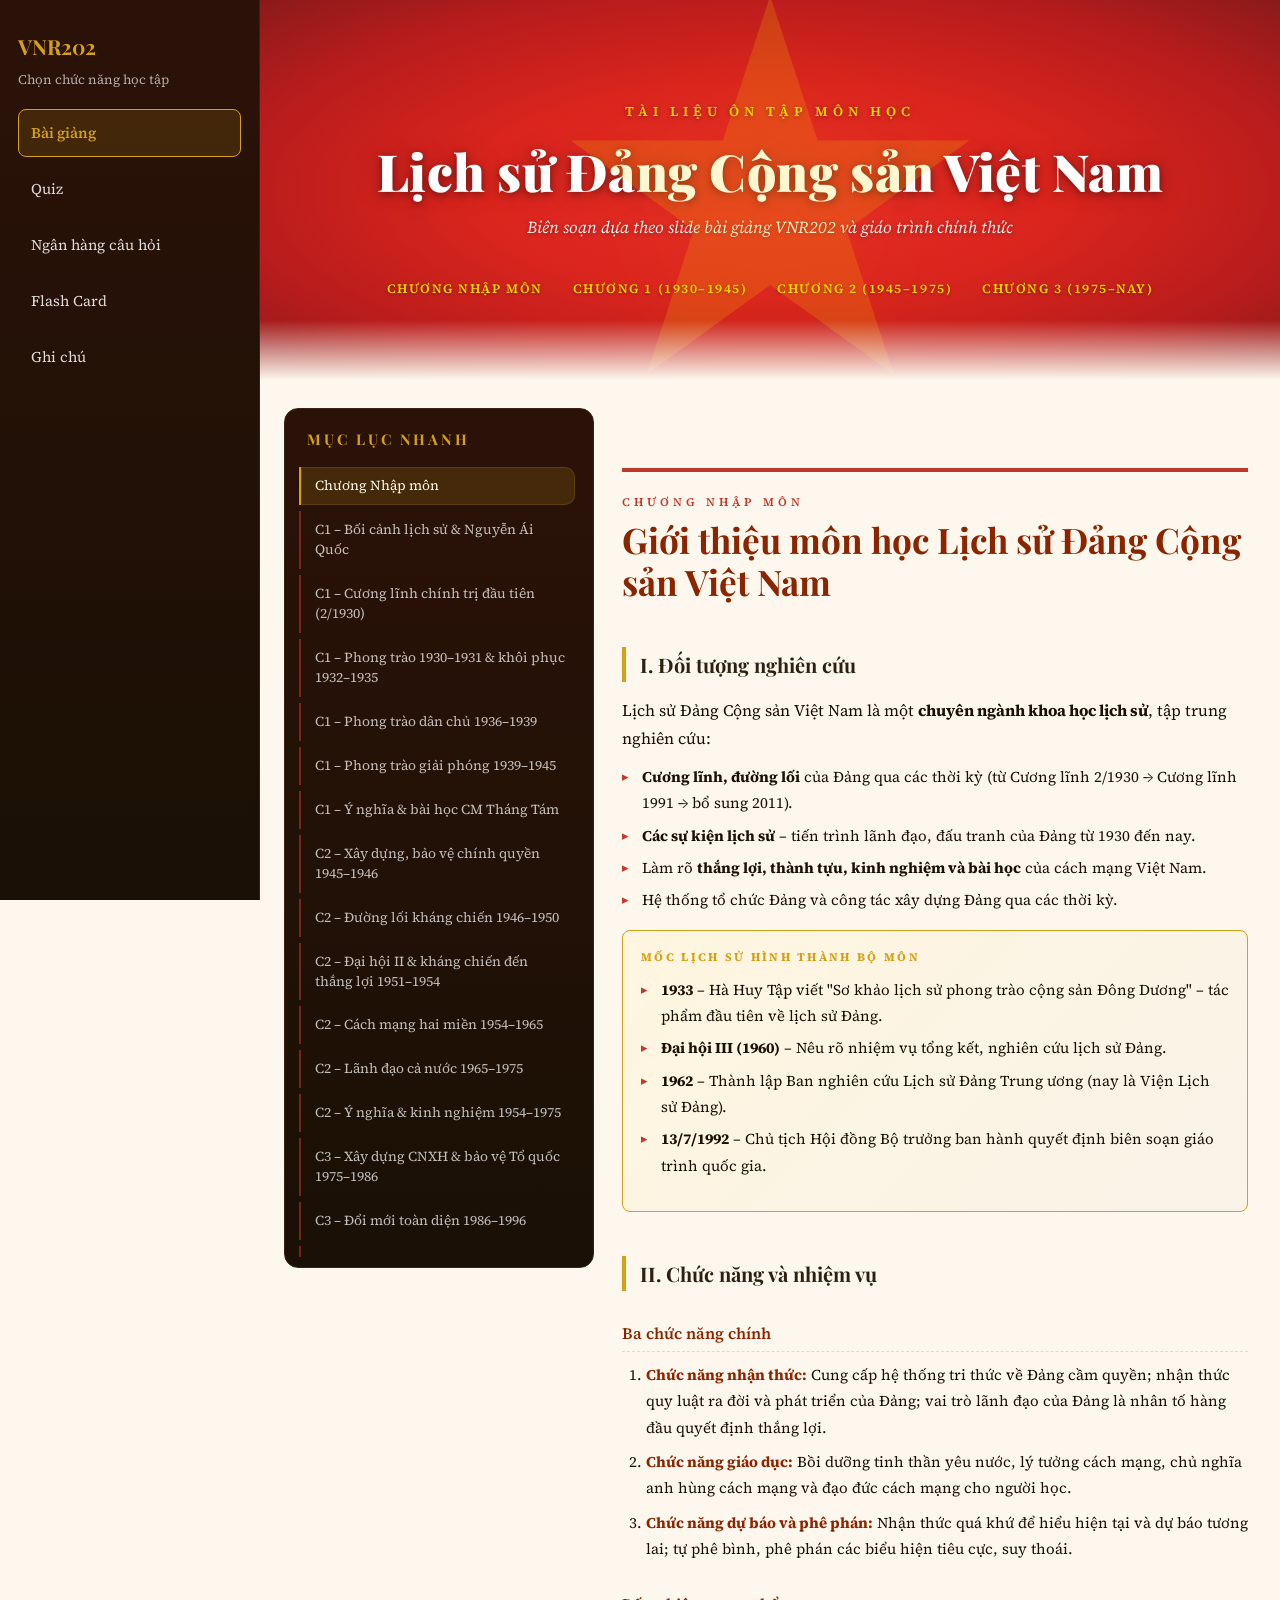
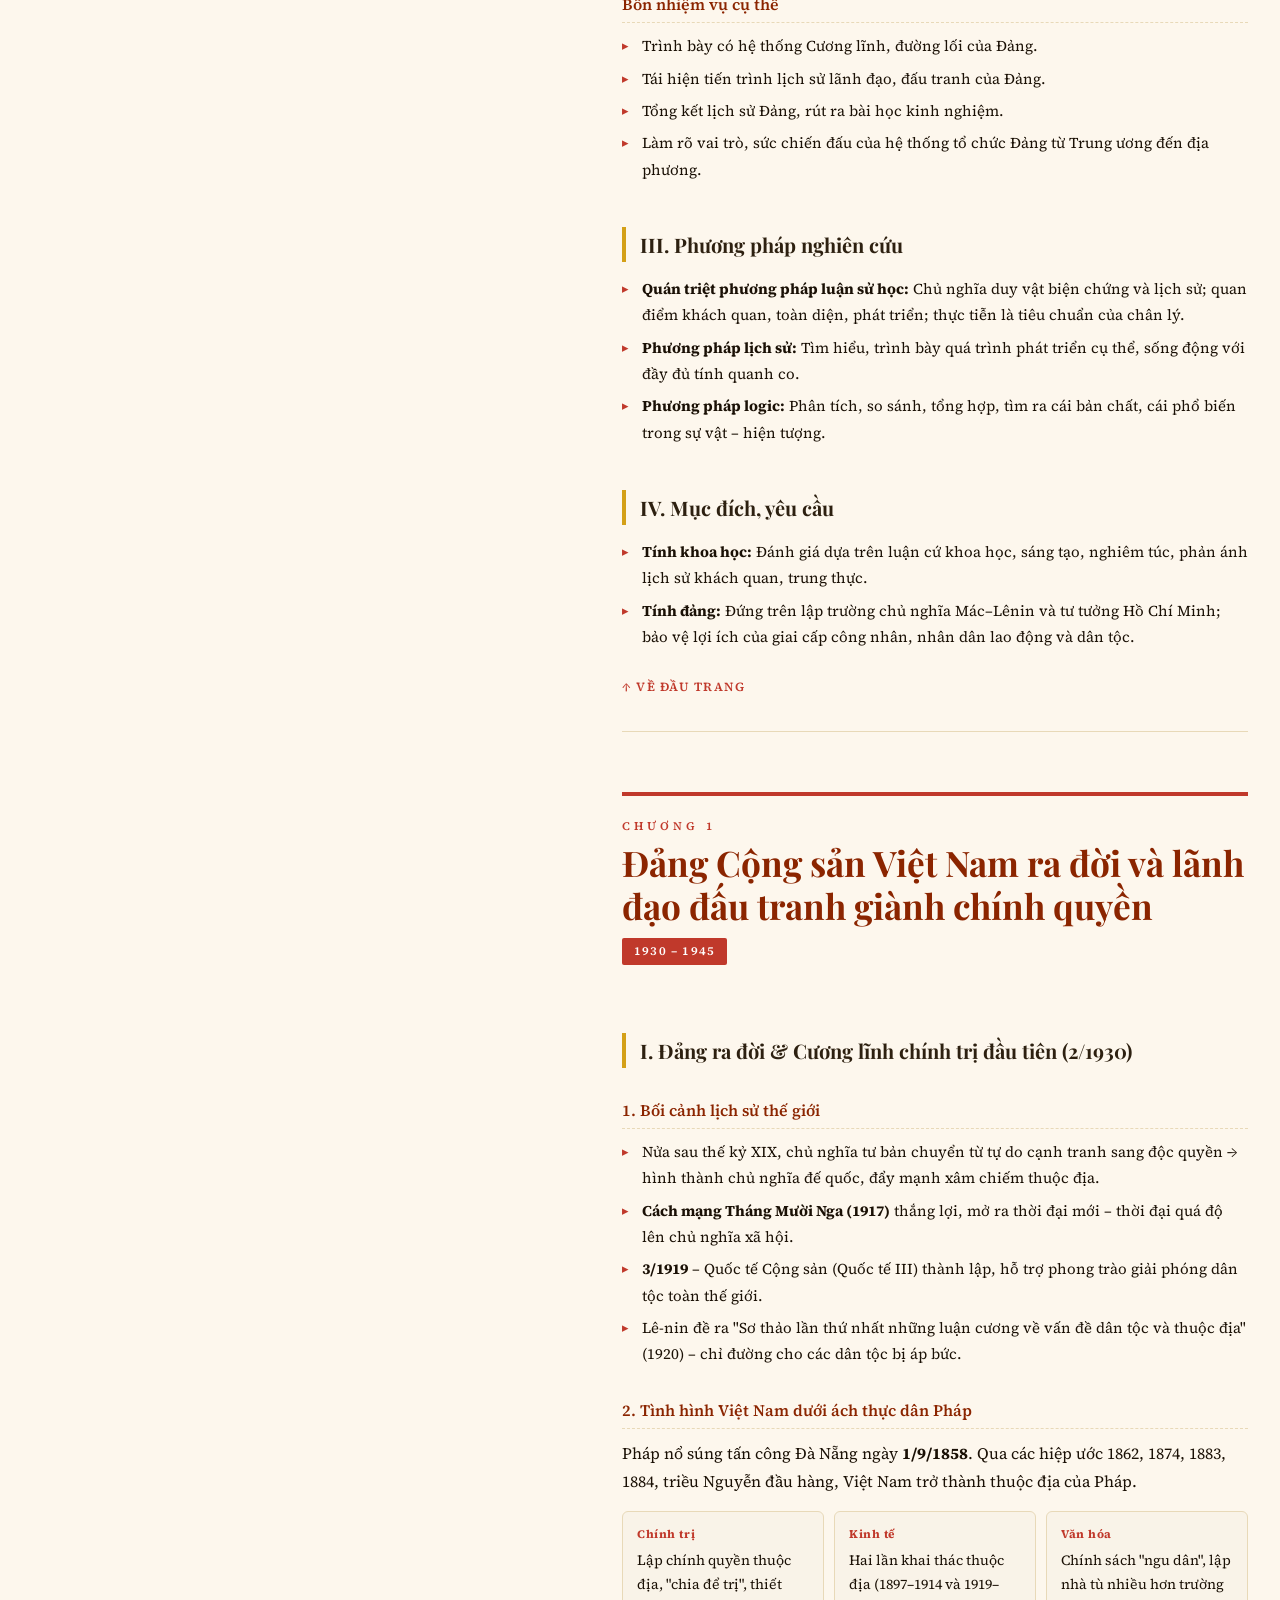
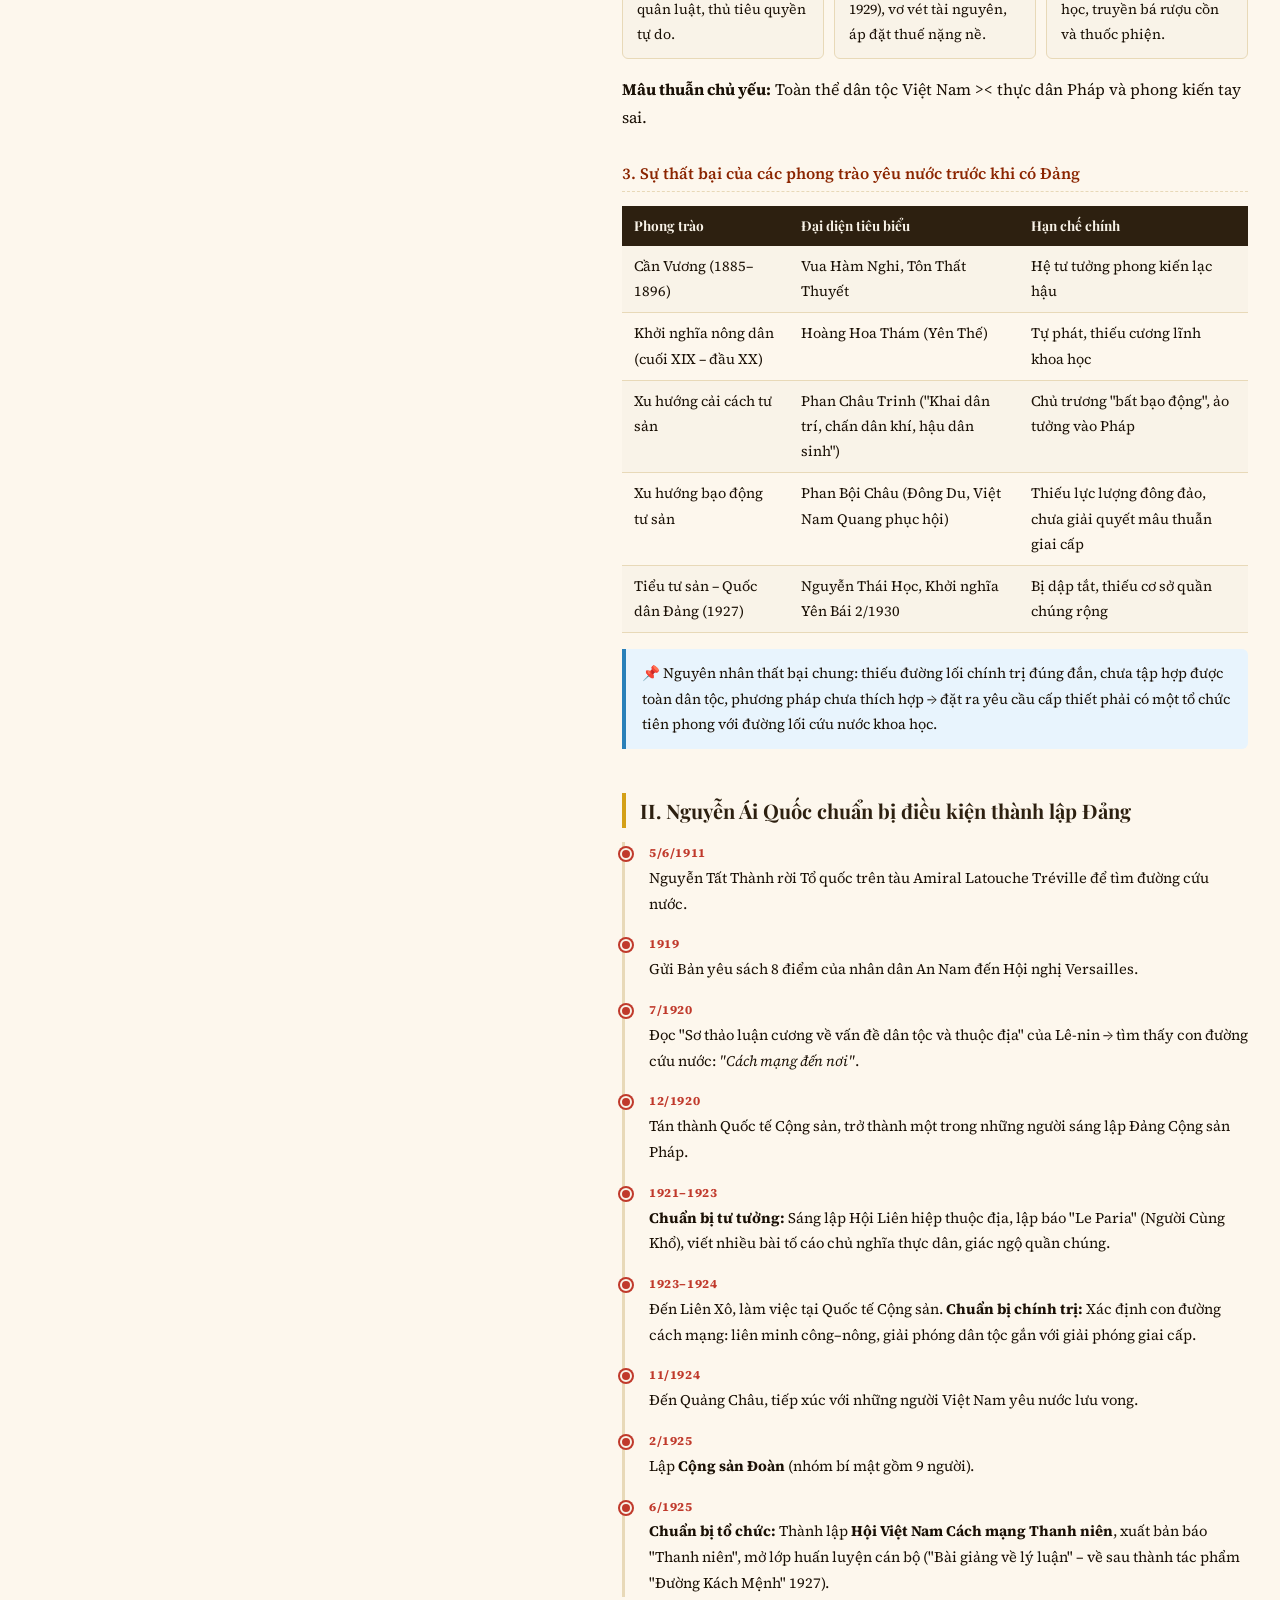
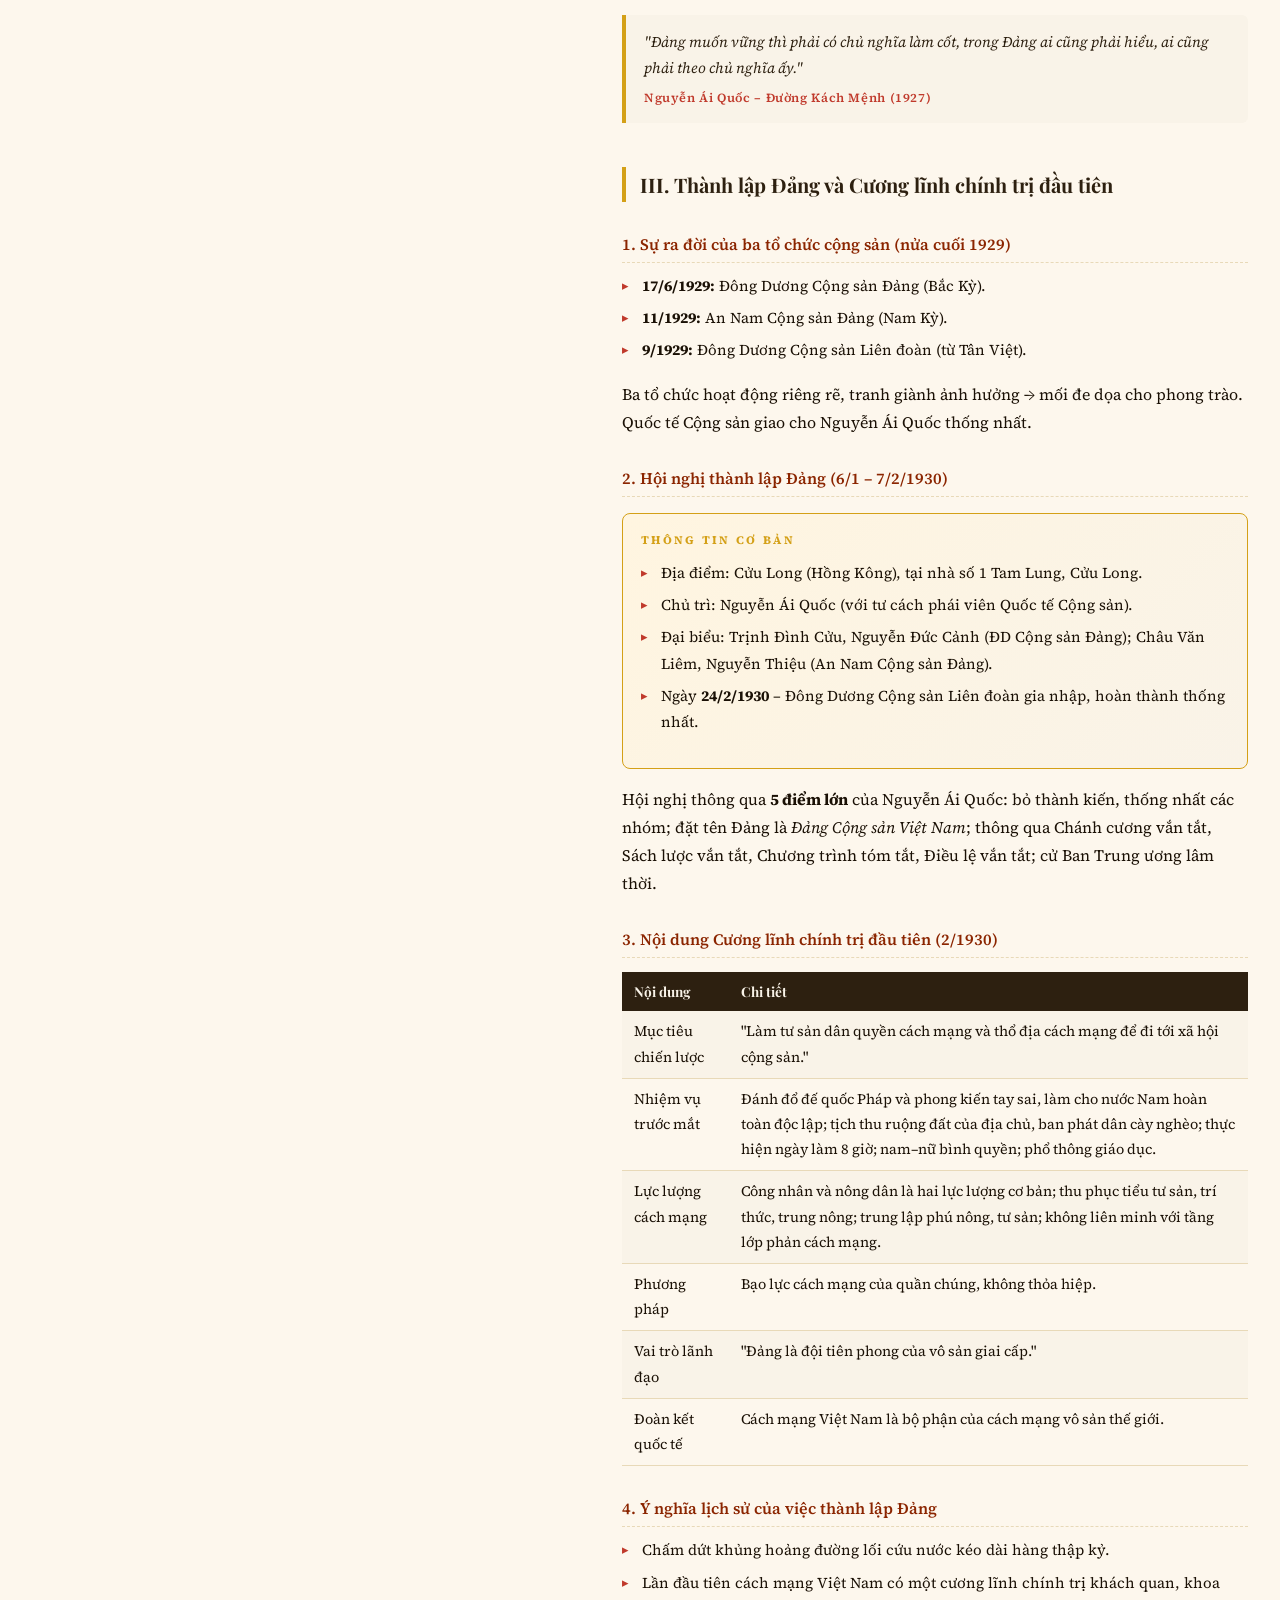
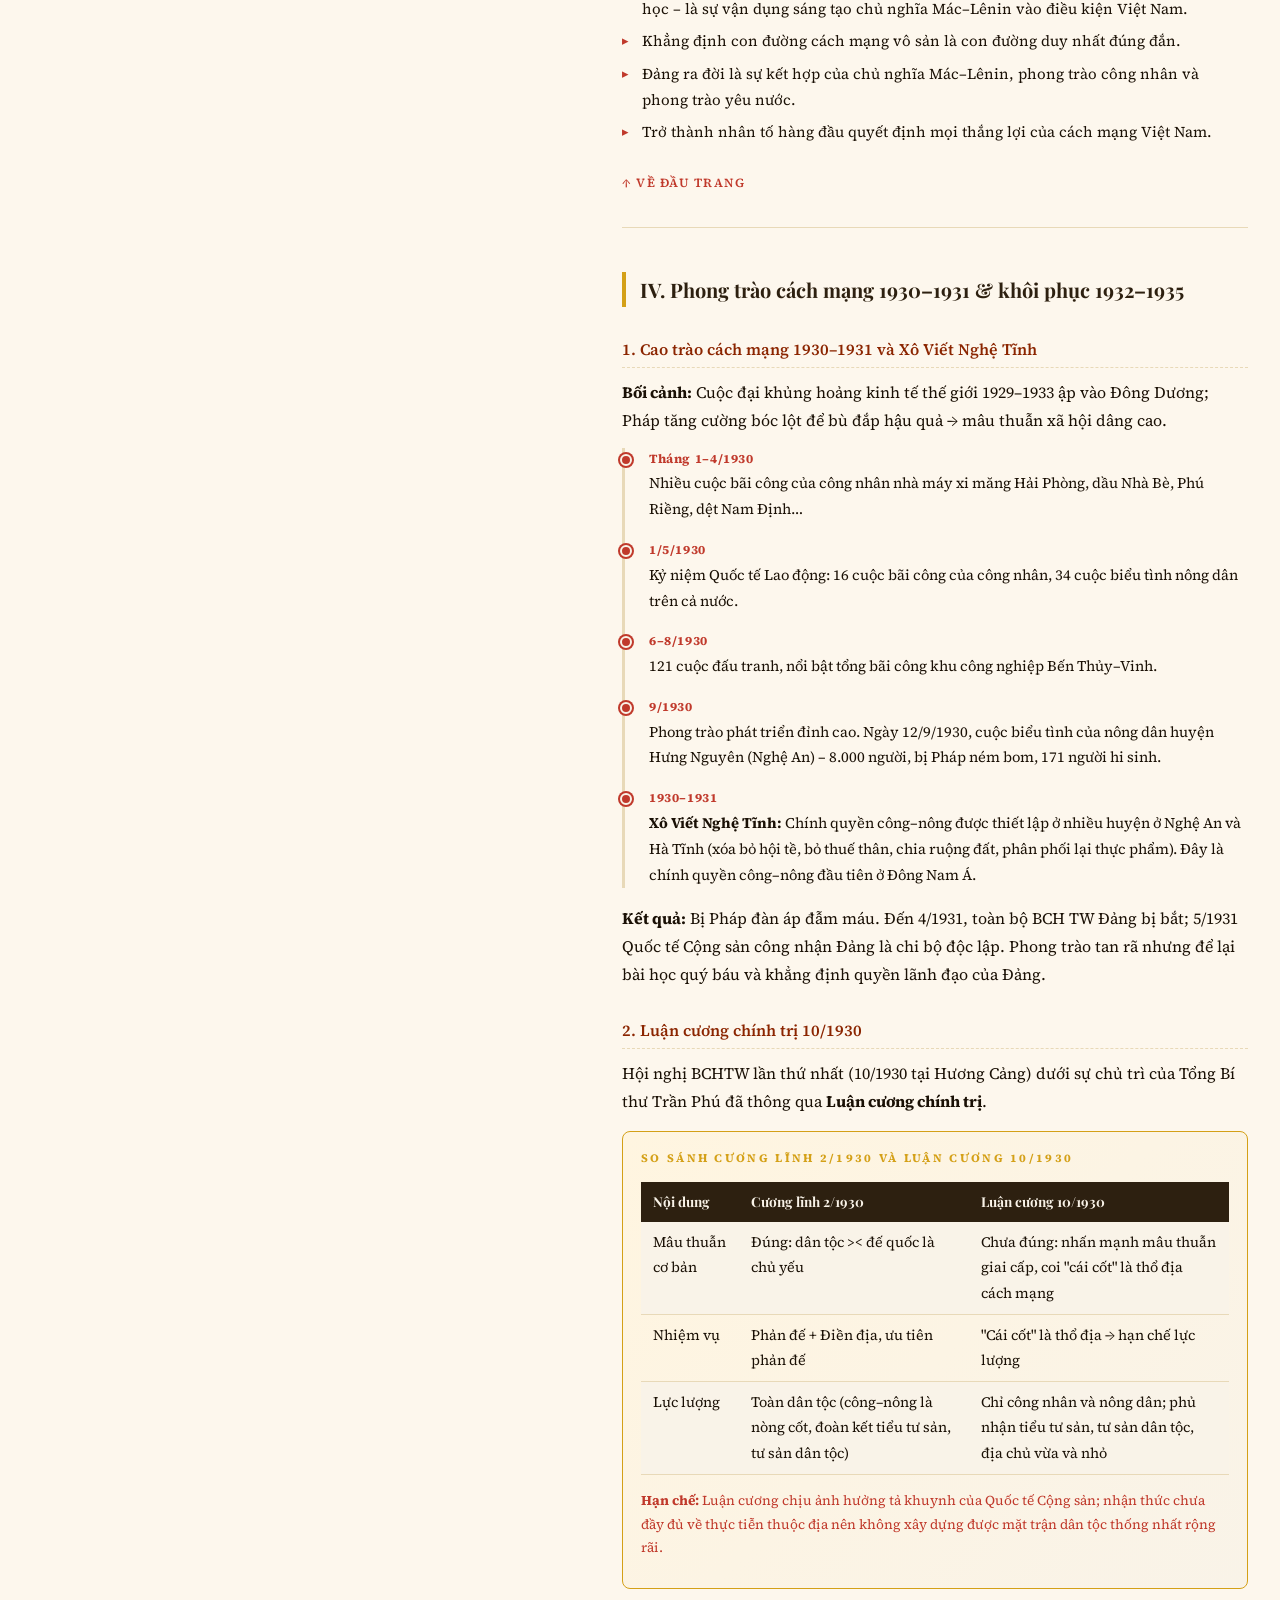
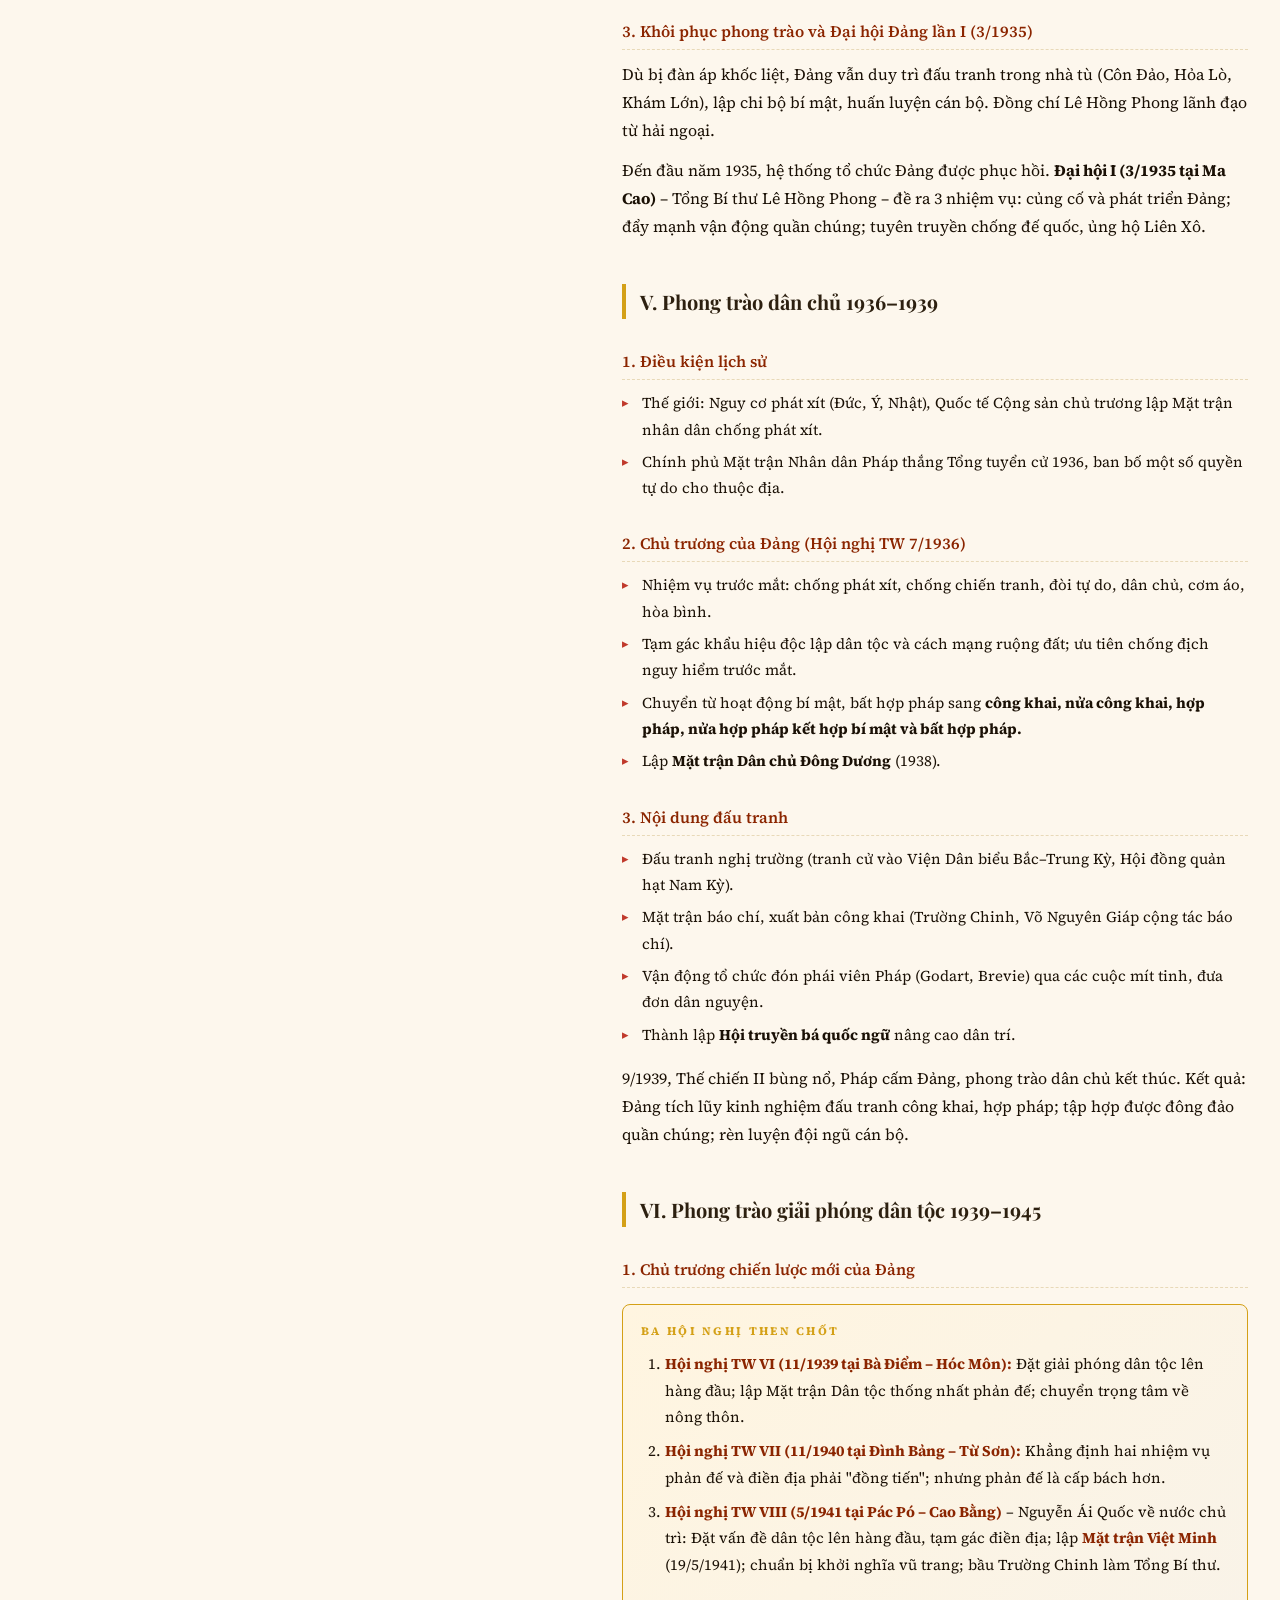
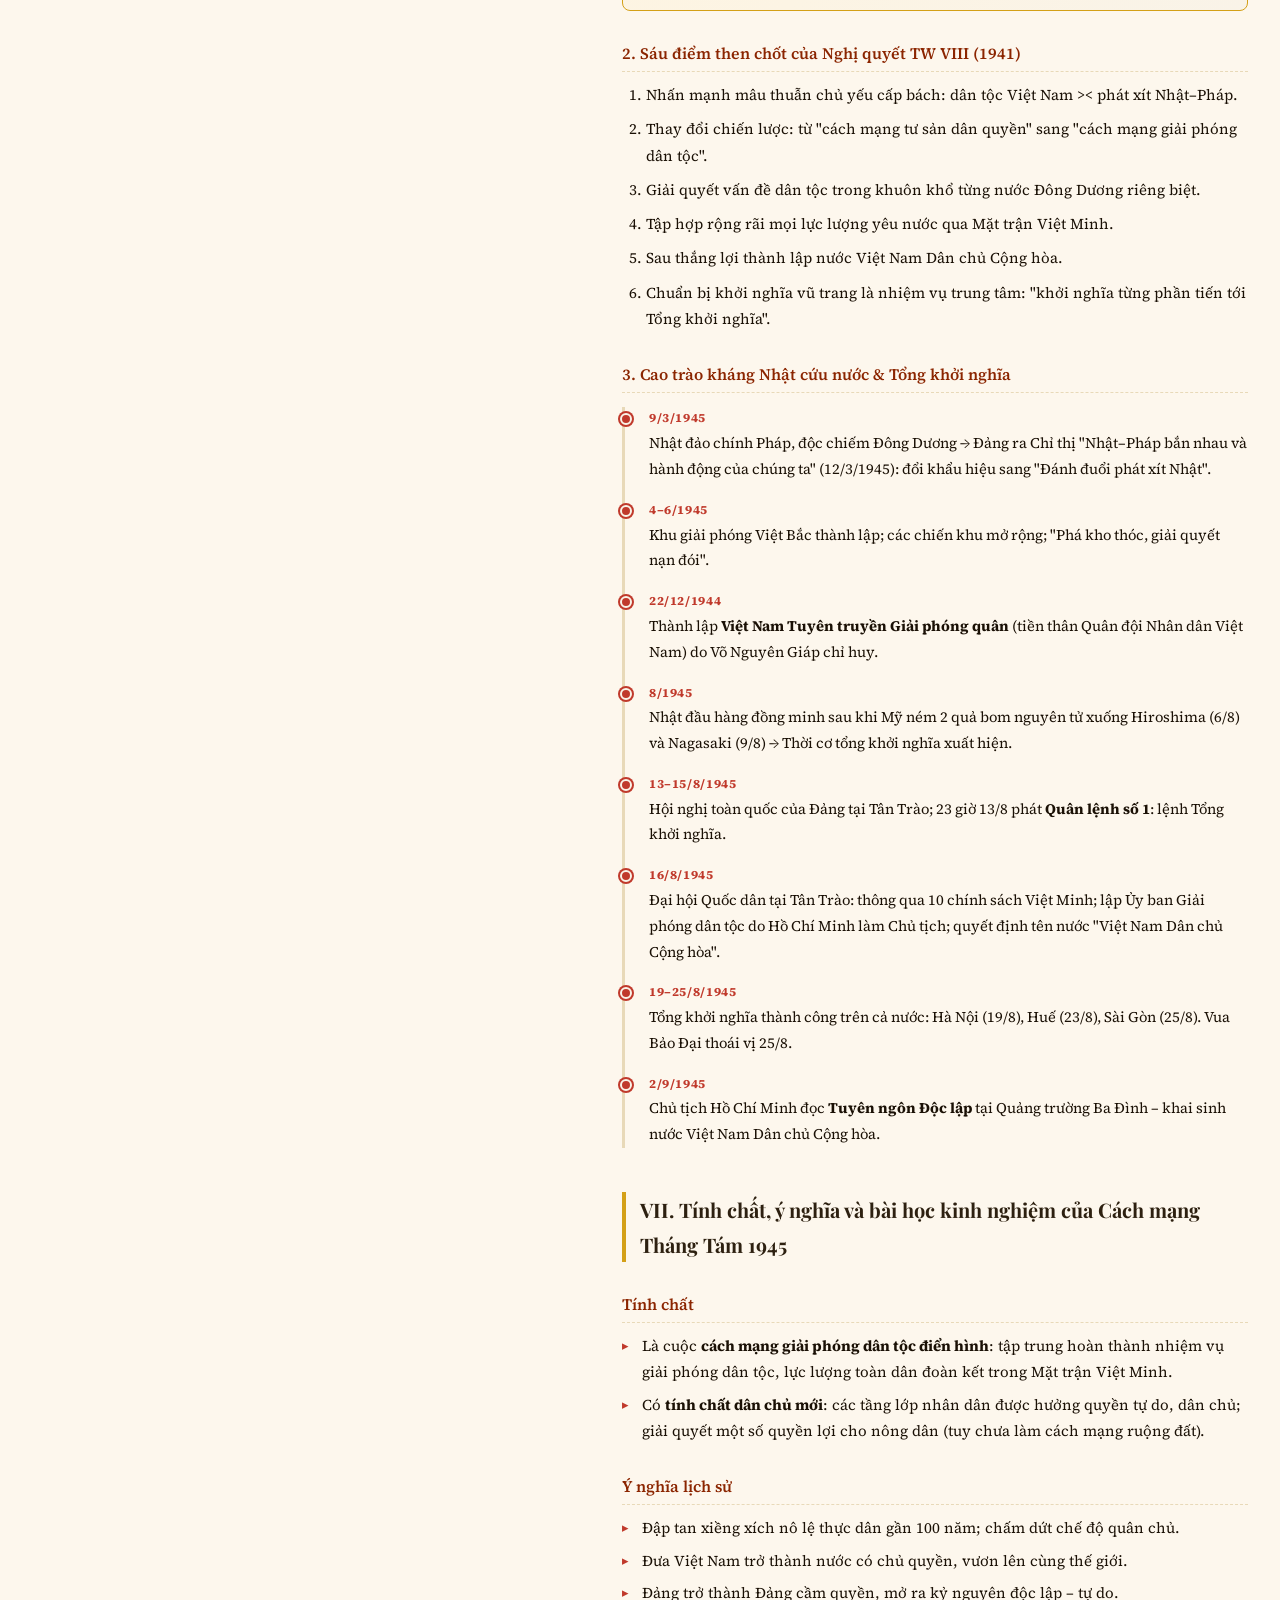
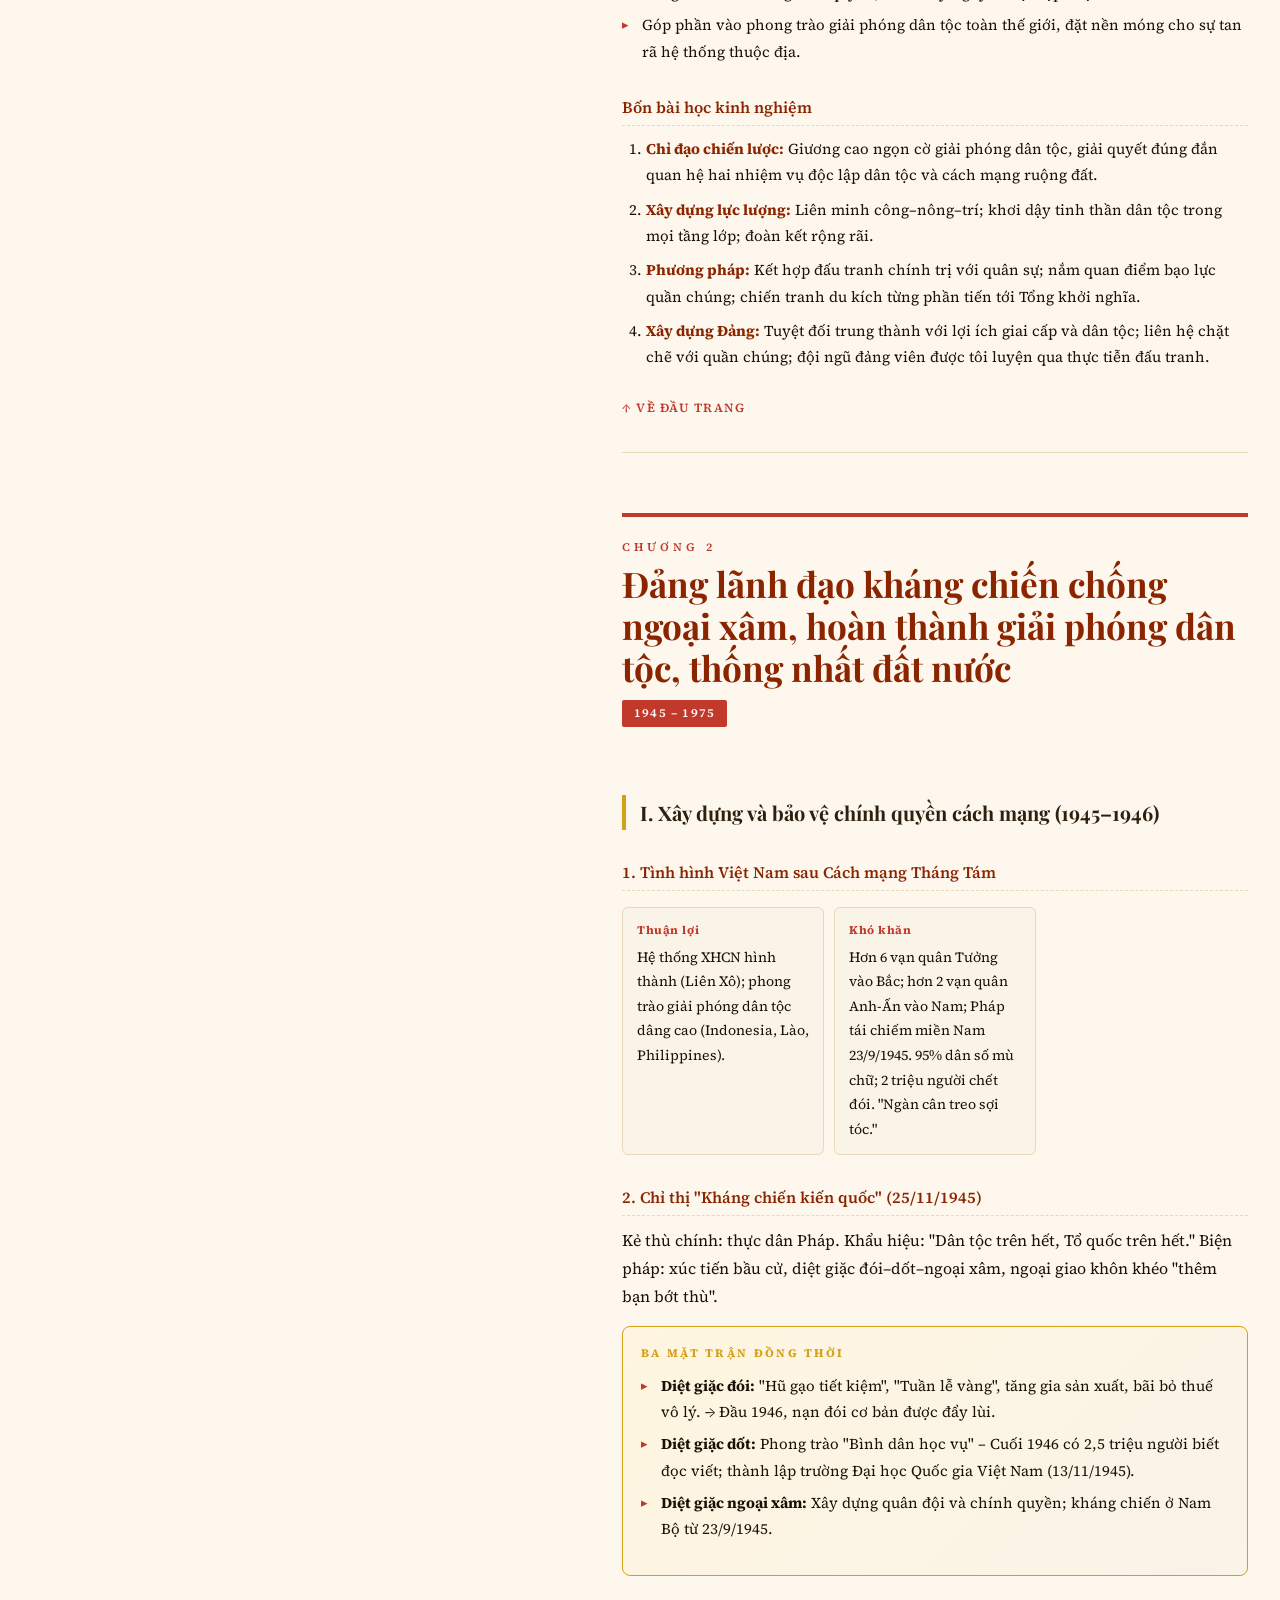
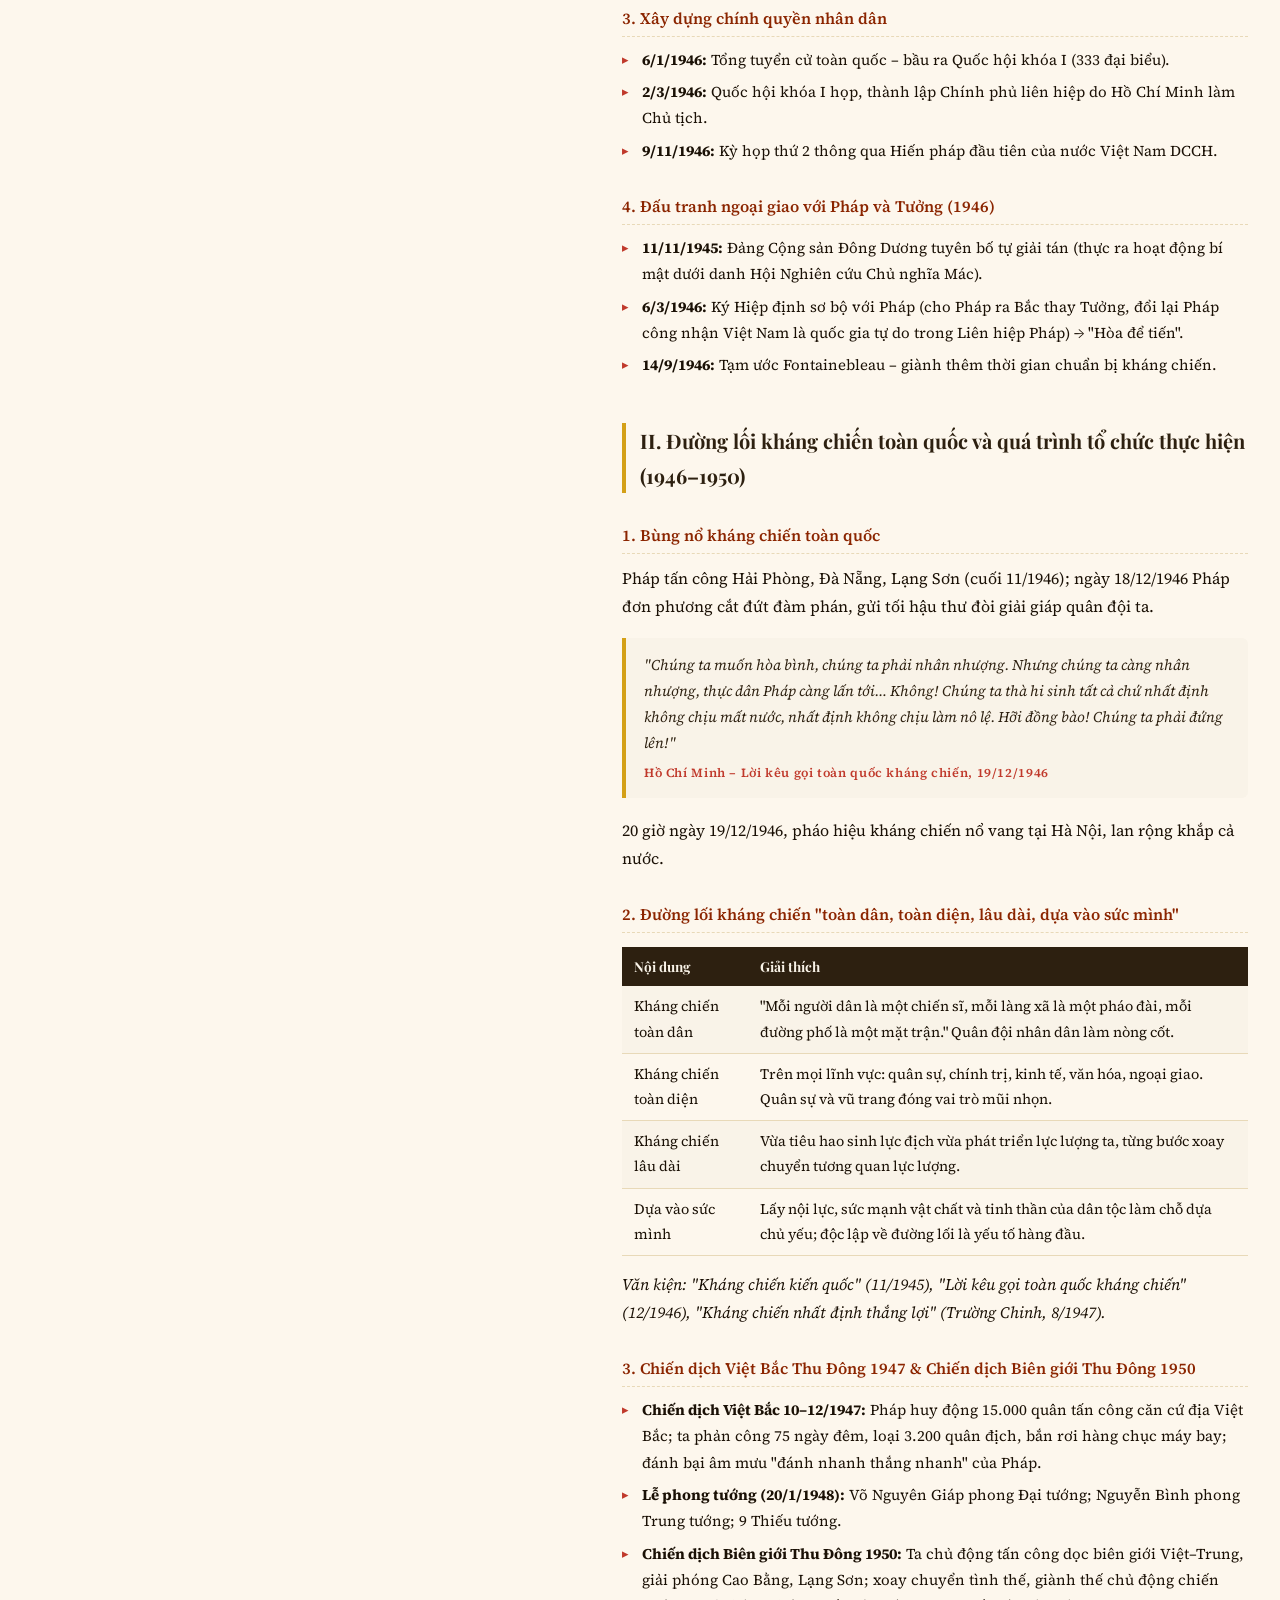
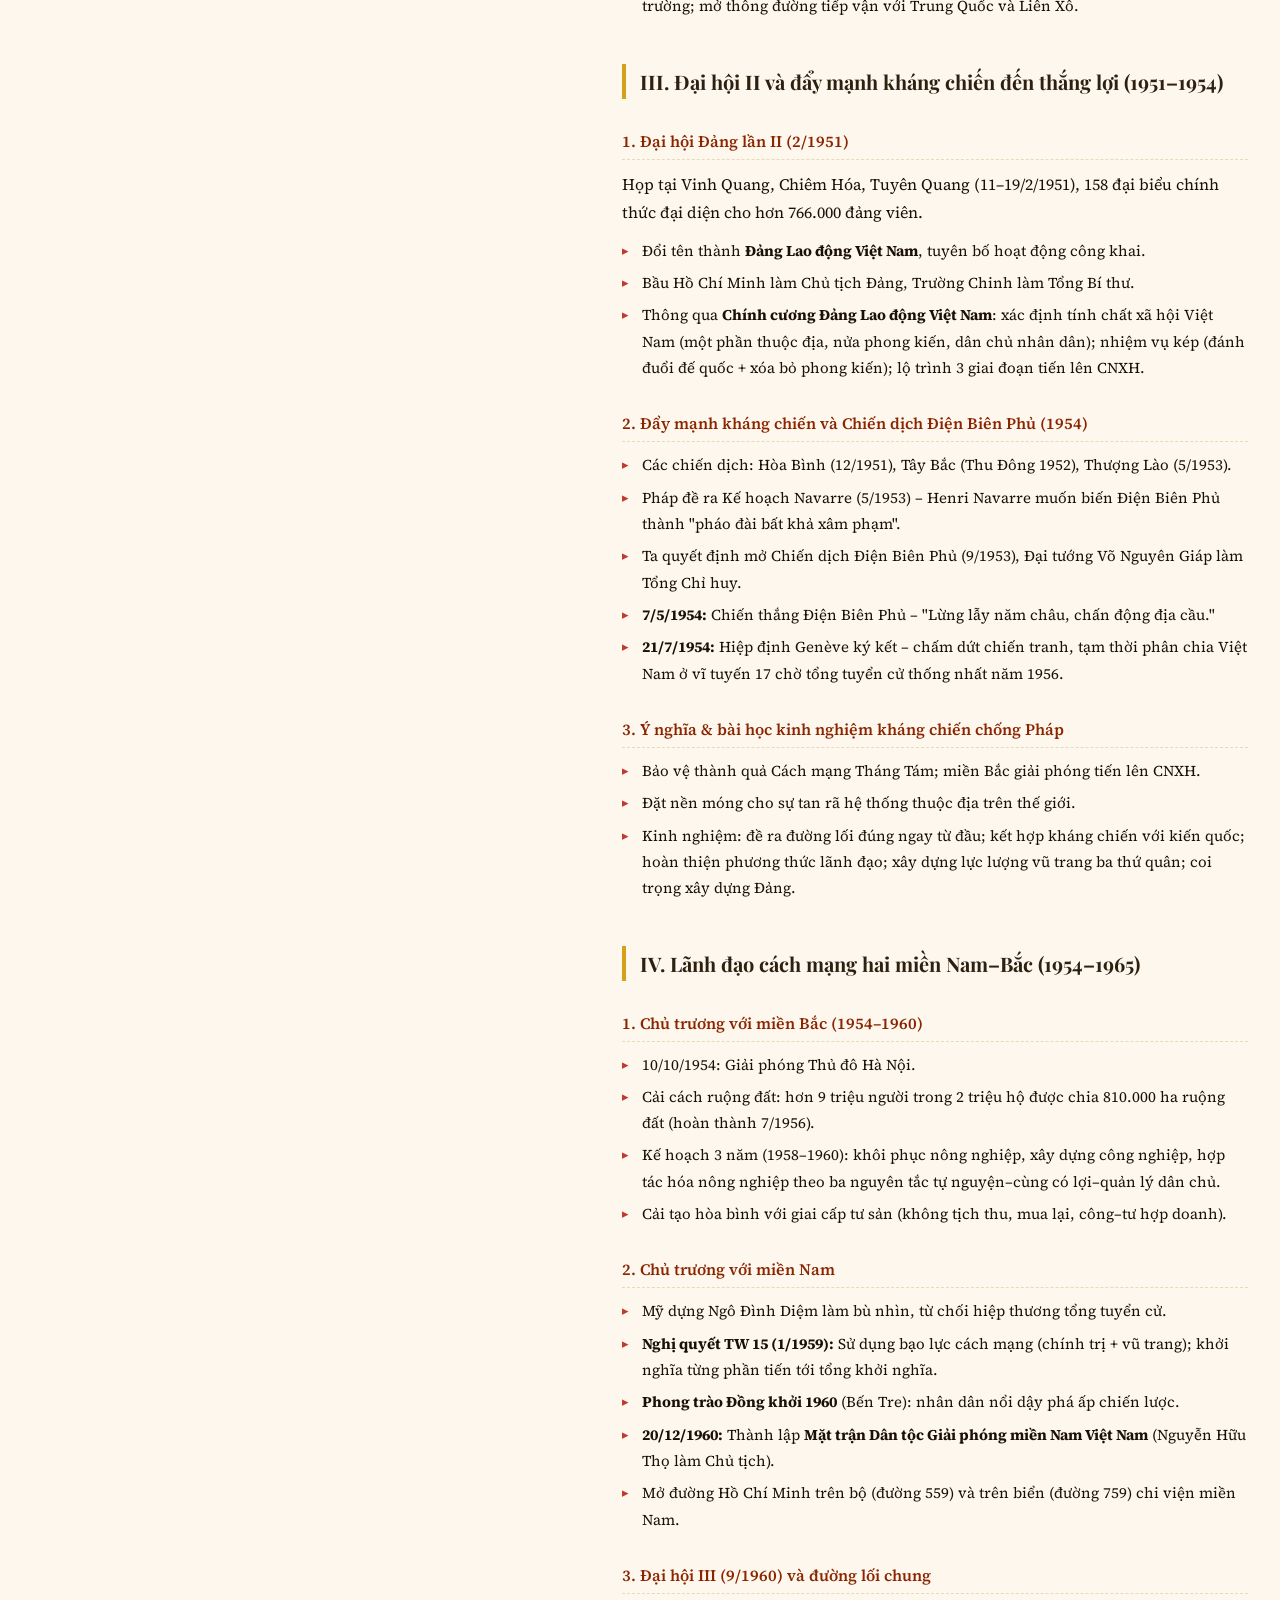
<file: index.html>
<!doctype html>
<html lang="vi">
  <head>
    <meta charset="UTF-8" />
    <meta name="viewport" content="width=device-width, initial-scale=1.0" />
    <title>Tài liệu Ôn tập – Lịch sử Đảng Cộng sản Việt Nam</title>
    <link rel="stylesheet" href="assets/css/styles.css" />
  </head>
  <body>
    <div class="mobile-topbar">
      <button
        class="mobile-menu-toggle"
        type="button"
        aria-label="Mở menu chức năng"
        aria-controls="app-sidebar"
        aria-expanded="false"
      >
        <span class="mobile-menu-toggle__line"></span>
        <span class="mobile-menu-toggle__line"></span>
        <span class="mobile-menu-toggle__line"></span>
      </button>
      <div class="mobile-topbar__brand">
        <span class="mobile-topbar__eyebrow">VNR202</span>
        <strong>Lịch sử Đảng</strong>
      </div>
      <button class="mobile-toc-shortcut" type="button">Mục lục</button>
    </div>

    <div class="mobile-sidebar-backdrop" hidden></div>

    <div class="app-shell">
      <aside class="sidebar" id="app-sidebar">
        <div class="sidebar-header">
          <div class="sidebar-brand">
            <h2>VNR202</h2>
            <p>Chọn chức năng học tập</p>
          </div>
          <button class="sidebar-close" type="button" aria-label="Đóng menu">
            &times;
          </button>
        </div>
        <nav class="feature-menu">
          <button
            class="feature-link active"
            data-target="panel-bai-giang"
            type="button"
          >
            Bài giảng
          </button>
          <button class="feature-link" data-target="panel-quiz" type="button">
            Quiz
          </button>
          <button
            class="feature-link"
            data-target="panel-question-bank"
            type="button"
          >
            Ngân hàng câu hỏi
          </button>
          <button
            class="feature-link"
            data-target="panel-flash-card"
            type="button"
          >
            Flash Card
          </button>
          <button
            class="feature-link"
            data-target="panel-ghi-chu"
            type="button"
          >
            Ghi chú
          </button>
        </nav>
        <section class="sidebar-study-nav" aria-label="Mục lục nhanh trên mobile">
          <div class="sidebar-study-nav__head">
            <p class="sidebar-study-nav__eyebrow">Bài giảng</p>
            <h3>Mục lục nhanh</h3>
          </div>
          <div class="sidebar-study-nav__groups" id="mobile-study-nav"></div>
        </section>
      </aside>

      <main class="workspace">
        <section class="feature-panel active" id="panel-bai-giang">
          <!-- ─── COVER ─── -->
          <div class="cover" id="top">
            <p class="label">Tài liệu ôn tập môn học</p>
            <h1>Lịch sử Đảng Cộng sản Việt Nam</h1>
            <p class="subtitle">
              Biên soạn dựa theo slide bài giảng VNR202 và giáo trình chính thức
            </p>
            <div class="meta">
              <span>Chương nhập môn</span>
              <span>Chương 1 (1930–1945)</span>
              <span>Chương 2 (1945–1975)</span>
              <span>Chương 3 (1975–nay)</span>
            </div>
          </div>

          <!-- ─── TOC ─── -->
          <div class="study-layout">
            <aside class="toc-wrap">
              <div class="toc-sticky">
                <div class="toc-head">
                  <h2>Mục lục nhanh</h2>
                </div>
                <nav class="toc" id="study-toc">
                  <a href="#nhap-mon">Chương Nhập môn</a>
                  <a href="#c1-boi-canh"
                    >C1 – Bối cảnh lịch sử & Nguyễn Ái Quốc</a
                  >
                  <a href="#c1-cuong-linh"
                    >C1 – Cương lĩnh chính trị đầu tiên (2/1930)</a
                  >
                  <a href="#c1-1930-1931"
                    >C1 – Phong trào 1930–1931 & khôi phục 1932–1935</a
                  >
                  <a href="#c1-dan-chu">C1 – Phong trào dân chủ 1936–1939</a>
                  <a href="#c1-giai-phong"
                    >C1 – Phong trào giải phóng 1939–1945</a
                  >
                  <a href="#c1-y-nghia">C1 – Ý nghĩa & bài học CM Tháng Tám</a>
                  <a href="#c2-1945"
                    >C2 – Xây dựng, bảo vệ chính quyền 1945–1946</a
                  >
                  <a href="#c2-khang-chien"
                    >C2 – Đường lối kháng chiến 1946–1950</a
                  >
                  <a href="#c2-1951"
                    >C2 – Đại hội II & kháng chiến đến thắng lợi 1951–1954</a
                  >
                  <a href="#c2-chong-my-1">C2 – Cách mạng hai miền 1954–1965</a>
                  <a href="#c2-chong-my-2">C2 – Lãnh đạo cả nước 1965–1975</a>
                  <a href="#c2-y-nghia">C2 – Ý nghĩa & kinh nghiệm 1954–1975</a>
                  <a href="#c3-xay-dung"
                    >C3 – Xây dựng CNXH & bảo vệ Tổ quốc 1975–1986</a
                  >
                  <a href="#c3-doi-moi">C3 – Đổi mới toàn diện 1986–1996</a>
                  <a href="#c3-tiep-tuc"
                    >C3 – Tiếp tục đổi mới (Đại hội VIII → XIII)</a
                  >
                  <a href="#c3-thanh-tuu"
                    >C3 – Thành tựu, kinh nghiệm đổi mới</a
                  >
                  <a href="#c3-tham-nhung"
                    >C3 – Tham nhũng: nguyên nhân & tác hại</a
                  >
                </nav>
              </div>
            </aside>

            <div class="content">
              <!-- ═══════════════════════════════════════════════
     CHƯƠNG NHẬP MÔN
══════════════════════════════════════════════════ -->
              <div class="chapter" id="nhap-mon">
                <p class="chapter-label">Chương nhập môn</p>
                <h2>Giới thiệu môn học Lịch sử Đảng Cộng sản Việt Nam</h2>
              </div>

              <div class="section">
                <h3>I. Đối tượng nghiên cứu</h3>
                <p>
                  Lịch sử Đảng Cộng sản Việt Nam là một
                  <strong>chuyên ngành khoa học lịch sử</strong>, tập trung
                  nghiên cứu:
                </p>
                <ul class="bullet">
                  <li>
                    <strong>Cương lĩnh, đường lối</strong> của Đảng qua các thời
                    kỳ (từ Cương lĩnh 2/1930 → Cương lĩnh 1991 → bổ sung 2011).
                  </li>
                  <li>
                    <strong>Các sự kiện lịch sử</strong> – tiến trình lãnh đạo,
                    đấu tranh của Đảng từ 1930 đến nay.
                  </li>
                  <li>
                    Làm rõ
                    <strong
                      >thắng lợi, thành tựu, kinh nghiệm và bài học</strong
                    >
                    của cách mạng Việt Nam.
                  </li>
                  <li>
                    Hệ thống tổ chức Đảng và công tác xây dựng Đảng qua các thời
                    kỳ.
                  </li>
                </ul>
                <div class="key">
                  <p class="key-title">Mốc lịch sử hình thành bộ môn</p>
                  <ul class="bullet">
                    <li>
                      <strong>1933</strong> – Hà Huy Tập viết "Sơ khảo lịch sử
                      phong trào cộng sản Đông Dương" – tác phẩm đầu tiên về
                      lịch sử Đảng.
                    </li>
                    <li>
                      <strong>Đại hội III (1960)</strong> – Nêu rõ nhiệm vụ tổng
                      kết, nghiên cứu lịch sử Đảng.
                    </li>
                    <li>
                      <strong>1962</strong> – Thành lập Ban nghiên cứu Lịch sử
                      Đảng Trung ương (nay là Viện Lịch sử Đảng).
                    </li>
                    <li>
                      <strong>13/7/1992</strong> – Chủ tịch Hội đồng Bộ trưởng
                      ban hành quyết định biên soạn giáo trình quốc gia.
                    </li>
                  </ul>
                </div>
              </div>

              <div class="section">
                <h3>II. Chức năng và nhiệm vụ</h3>
                <div class="subsection">
                  <h4>Ba chức năng chính</h4>
                  <ol class="numbered">
                    <li>
                      <strong>Chức năng nhận thức:</strong> Cung cấp hệ thống
                      tri thức về Đảng cầm quyền; nhận thức quy luật ra đời và
                      phát triển của Đảng; vai trò lãnh đạo của Đảng là nhân tố
                      hàng đầu quyết định thắng lợi.
                    </li>
                    <li>
                      <strong>Chức năng giáo dục:</strong> Bồi dưỡng tinh thần
                      yêu nước, lý tưởng cách mạng, chủ nghĩa anh hùng cách mạng
                      và đạo đức cách mạng cho người học.
                    </li>
                    <li>
                      <strong>Chức năng dự báo và phê phán:</strong> Nhận thức
                      quá khứ để hiểu hiện tại và dự báo tương lai; tự phê bình,
                      phê phán các biểu hiện tiêu cực, suy thoái.
                    </li>
                  </ol>
                </div>
                <div class="subsection">
                  <h4>Bốn nhiệm vụ cụ thể</h4>
                  <ul class="bullet">
                    <li>
                      Trình bày có hệ thống Cương lĩnh, đường lối của Đảng.
                    </li>
                    <li>
                      Tái hiện tiến trình lịch sử lãnh đạo, đấu tranh của Đảng.
                    </li>
                    <li>Tổng kết lịch sử Đảng, rút ra bài học kinh nghiệm.</li>
                    <li>
                      Làm rõ vai trò, sức chiến đấu của hệ thống tổ chức Đảng từ
                      Trung ương đến địa phương.
                    </li>
                  </ul>
                </div>
              </div>

              <div class="section">
                <h3>III. Phương pháp nghiên cứu</h3>
                <ul class="bullet">
                  <li>
                    <strong>Quán triệt phương pháp luận sử học:</strong> Chủ
                    nghĩa duy vật biện chứng và lịch sử; quan điểm khách quan,
                    toàn diện, phát triển; thực tiễn là tiêu chuẩn của chân lý.
                  </li>
                  <li>
                    <strong>Phương pháp lịch sử:</strong> Tìm hiểu, trình bày
                    quá trình phát triển cụ thể, sống động với đầy đủ tính quanh
                    co.
                  </li>
                  <li>
                    <strong>Phương pháp logic:</strong> Phân tích, so sánh, tổng
                    hợp, tìm ra cái bản chất, cái phổ biến trong sự vật – hiện
                    tượng.
                  </li>
                </ul>
              </div>

              <div class="section">
                <h3>IV. Mục đích, yêu cầu</h3>
                <ul class="bullet">
                  <li>
                    <strong>Tính khoa học:</strong> Đánh giá dựa trên luận cứ
                    khoa học, sáng tạo, nghiêm túc, phản ánh lịch sử khách quan,
                    trung thực.
                  </li>
                  <li>
                    <strong>Tính đảng:</strong> Đứng trên lập trường chủ nghĩa
                    Mác–Lênin và tư tưởng Hồ Chí Minh; bảo vệ lợi ích của giai
                    cấp công nhân, nhân dân lao động và dân tộc.
                  </li>
                </ul>
              </div>

              <a href="#top" class="back-top">↑ Về đầu trang</a>
              <hr class="thin" />

              <!-- ═══════════════════════════════════════════════
     CHƯƠNG 1
══════════════════════════════════════════════════ -->
              <div class="chapter" id="c1-boi-canh">
                <p class="chapter-label">Chương 1</p>
                <h2>
                  Đảng Cộng sản Việt Nam ra đời và lãnh đạo đấu tranh giành
                  chính quyền
                </h2>
                <span class="period">1930 – 1945</span>
              </div>

              <div class="section">
                <h3>I. Đảng ra đời & Cương lĩnh chính trị đầu tiên (2/1930)</h3>

                <div class="subsection" id="c1-boi-canh-sub">
                  <h4>1. Bối cảnh lịch sử thế giới</h4>
                  <ul class="bullet">
                    <li>
                      Nửa sau thế kỷ XIX, chủ nghĩa tư bản chuyển từ tự do cạnh
                      tranh sang độc quyền → hình thành chủ nghĩa đế quốc, đẩy
                      mạnh xâm chiếm thuộc địa.
                    </li>
                    <li>
                      <strong>Cách mạng Tháng Mười Nga (1917)</strong> thắng
                      lợi, mở ra thời đại mới – thời đại quá độ lên chủ nghĩa xã
                      hội.
                    </li>
                    <li>
                      <strong>3/1919</strong> – Quốc tế Cộng sản (Quốc tế III)
                      thành lập, hỗ trợ phong trào giải phóng dân tộc toàn thế
                      giới.
                    </li>
                    <li>
                      Lê-nin đề ra "Sơ thảo lần thứ nhất những luận cương về vấn
                      đề dân tộc và thuộc địa" (1920) – chỉ đường cho các dân
                      tộc bị áp bức.
                    </li>
                  </ul>
                </div>

                <div class="subsection">
                  <h4>2. Tình hình Việt Nam dưới ách thực dân Pháp</h4>
                  <p>
                    Pháp nổ súng tấn công Đà Nẵng ngày
                    <strong>1/9/1858</strong>. Qua các hiệp ước 1862, 1874,
                    1883, 1884, triều Nguyễn đầu hàng, Việt Nam trở thành thuộc
                    địa của Pháp.
                  </p>
                  <div class="facts">
                    <div class="fact">
                      <div class="fact-date">Chính trị</div>
                      <p>
                        Lập chính quyền thuộc địa, "chia để trị", thiết quân
                        luật, thủ tiêu quyền tự do.
                      </p>
                    </div>
                    <div class="fact">
                      <div class="fact-date">Kinh tế</div>
                      <p>
                        Hai lần khai thác thuộc địa (1897–1914 và 1919–1929), vơ
                        vét tài nguyên, áp đặt thuế nặng nề.
                      </p>
                    </div>
                    <div class="fact">
                      <div class="fact-date">Văn hóa</div>
                      <p>
                        Chính sách "ngu dân", lập nhà tù nhiều hơn trường học,
                        truyền bá rượu cồn và thuốc phiện.
                      </p>
                    </div>
                  </div>
                  <p>
                    <strong>Mâu thuẫn chủ yếu:</strong> Toàn thể dân tộc Việt
                    Nam >< thực dân Pháp và phong kiến tay sai.
                  </p>
                </div>

                <div class="subsection">
                  <h4>
                    3. Sự thất bại của các phong trào yêu nước trước khi có Đảng
                  </h4>
                  <table class="data">
                    <tr>
                      <th>Phong trào</th>
                      <th>Đại diện tiêu biểu</th>
                      <th>Hạn chế chính</th>
                    </tr>
                    <tr>
                      <td>Cần Vương (1885–1896)</td>
                      <td>Vua Hàm Nghi, Tôn Thất Thuyết</td>
                      <td>Hệ tư tưởng phong kiến lạc hậu</td>
                    </tr>
                    <tr>
                      <td>Khởi nghĩa nông dân (cuối XIX – đầu XX)</td>
                      <td>Hoàng Hoa Thám (Yên Thế)</td>
                      <td>Tự phát, thiếu cương lĩnh khoa học</td>
                    </tr>
                    <tr>
                      <td>Xu hướng cải cách tư sản</td>
                      <td>
                        Phan Châu Trinh ("Khai dân trí, chấn dân khí, hậu dân
                        sinh")
                      </td>
                      <td>Chủ trương "bất bạo động", ảo tưởng vào Pháp</td>
                    </tr>
                    <tr>
                      <td>Xu hướng bạo động tư sản</td>
                      <td>Phan Bội Châu (Đông Du, Việt Nam Quang phục hội)</td>
                      <td>
                        Thiếu lực lượng đông đảo, chưa giải quyết mâu thuẫn giai
                        cấp
                      </td>
                    </tr>
                    <tr>
                      <td>Tiểu tư sản – Quốc dân Đảng (1927)</td>
                      <td>Nguyễn Thái Học, Khởi nghĩa Yên Bái 2/1930</td>
                      <td>Bị dập tắt, thiếu cơ sở quần chúng rộng</td>
                    </tr>
                  </table>
                  <div class="tip">
                    Nguyên nhân thất bại chung: thiếu đường lối chính trị đúng
                    đắn, chưa tập hợp được toàn dân tộc, phương pháp chưa thích
                    hợp → đặt ra yêu cầu cấp thiết phải có một tổ chức tiên
                    phong với đường lối cứu nước khoa học.
                  </div>
                </div>
              </div>

              <div class="section" id="c1-boi-canh">
                <h3>II. Nguyễn Ái Quốc chuẩn bị điều kiện thành lập Đảng</h3>
                <div class="timeline">
                  <div class="tl-item">
                    <div class="tl-date">5/6/1911</div>
                    <div class="tl-text">
                      Nguyễn Tất Thành rời Tổ quốc trên tàu Amiral Latouche
                      Tréville để tìm đường cứu nước.
                    </div>
                  </div>
                  <div class="tl-item">
                    <div class="tl-date">1919</div>
                    <div class="tl-text">
                      Gửi Bản yêu sách 8 điểm của nhân dân An Nam đến Hội nghị
                      Versailles.
                    </div>
                  </div>
                  <div class="tl-item">
                    <div class="tl-date">7/1920</div>
                    <div class="tl-text">
                      Đọc "Sơ thảo luận cương về vấn đề dân tộc và thuộc địa"
                      của Lê-nin → tìm thấy con đường cứu nước:
                      <em>"Cách mạng đến nơi"</em>.
                    </div>
                  </div>
                  <div class="tl-item">
                    <div class="tl-date">12/1920</div>
                    <div class="tl-text">
                      Tán thành Quốc tế Cộng sản, trở thành một trong những
                      người sáng lập Đảng Cộng sản Pháp.
                    </div>
                  </div>
                  <div class="tl-item">
                    <div class="tl-date">1921–1923</div>
                    <div class="tl-text">
                      <strong>Chuẩn bị tư tưởng:</strong> Sáng lập Hội Liên hiệp
                      thuộc địa, lập báo "Le Paria" (Người Cùng Khổ), viết nhiều
                      bài tố cáo chủ nghĩa thực dân, giác ngộ quần chúng.
                    </div>
                  </div>
                  <div class="tl-item">
                    <div class="tl-date">1923–1924</div>
                    <div class="tl-text">
                      Đến Liên Xô, làm việc tại Quốc tế Cộng sản.
                      <strong>Chuẩn bị chính trị:</strong> Xác định con đường
                      cách mạng: liên minh công–nông, giải phóng dân tộc gắn với
                      giải phóng giai cấp.
                    </div>
                  </div>
                  <div class="tl-item">
                    <div class="tl-date">11/1924</div>
                    <div class="tl-text">
                      Đến Quảng Châu, tiếp xúc với những người Việt Nam yêu nước
                      lưu vong.
                    </div>
                  </div>
                  <div class="tl-item">
                    <div class="tl-date">2/1925</div>
                    <div class="tl-text">
                      Lập <strong>Cộng sản Đoàn</strong> (nhóm bí mật gồm 9
                      người).
                    </div>
                  </div>
                  <div class="tl-item">
                    <div class="tl-date">6/1925</div>
                    <div class="tl-text">
                      <strong>Chuẩn bị tổ chức:</strong> Thành lập
                      <strong>Hội Việt Nam Cách mạng Thanh niên</strong>, xuất
                      bản báo "Thanh niên", mở lớp huấn luyện cán bộ ("Bài giảng
                      về lý luận" – về sau thành tác phẩm "Đường Kách Mệnh"
                      1927).
                    </div>
                  </div>
                </div>
                <div class="quote">
                  "Đảng muốn vững thì phải có chủ nghĩa làm cốt, trong Đảng ai
                  cũng phải hiểu, ai cũng phải theo chủ nghĩa ấy."
                  <span class="attr"
                    >Nguyễn Ái Quốc – Đường Kách Mệnh (1927)</span
                  >
                </div>
              </div>

              <div class="section" id="c1-cuong-linh">
                <h3>III. Thành lập Đảng và Cương lĩnh chính trị đầu tiên</h3>

                <div class="subsection">
                  <h4>1. Sự ra đời của ba tổ chức cộng sản (nửa cuối 1929)</h4>
                  <ul class="bullet">
                    <li>
                      <strong>17/6/1929:</strong> Đông Dương Cộng sản Đảng (Bắc
                      Kỳ).
                    </li>
                    <li>
                      <strong>11/1929:</strong> An Nam Cộng sản Đảng (Nam Kỳ).
                    </li>
                    <li>
                      <strong>9/1929:</strong> Đông Dương Cộng sản Liên đoàn (từ
                      Tân Việt).
                    </li>
                  </ul>
                  <p>
                    Ba tổ chức hoạt động riêng rẽ, tranh giành ảnh hưởng → mối
                    đe dọa cho phong trào. Quốc tế Cộng sản giao cho Nguyễn Ái
                    Quốc thống nhất.
                  </p>
                </div>

                <div class="subsection">
                  <h4>2. Hội nghị thành lập Đảng (6/1 – 7/2/1930)</h4>
                  <div class="key">
                    <p class="key-title">Thông tin cơ bản</p>
                    <ul class="bullet">
                      <li>
                        Địa điểm: Cửu Long (Hồng Kông), tại nhà số 1 Tam Lung,
                        Cửu Long.
                      </li>
                      <li>
                        Chủ trì: Nguyễn Ái Quốc (với tư cách phái viên Quốc tế
                        Cộng sản).
                      </li>
                      <li>
                        Đại biểu: Trịnh Đình Cửu, Nguyễn Đức Cảnh (ĐD Cộng sản
                        Đảng); Châu Văn Liêm, Nguyễn Thiệu (An Nam Cộng sản
                        Đảng).
                      </li>
                      <li>
                        Ngày <strong>24/2/1930</strong> – Đông Dương Cộng sản
                        Liên đoàn gia nhập, hoàn thành thống nhất.
                      </li>
                    </ul>
                  </div>
                  <p>
                    Hội nghị thông qua <strong>5 điểm lớn</strong> của Nguyễn Ái
                    Quốc: bỏ thành kiến, thống nhất các nhóm; đặt tên Đảng là
                    <em>Đảng Cộng sản Việt Nam</em>; thông qua Chánh cương vắn
                    tắt, Sách lược vắn tắt, Chương trình tóm tắt, Điều lệ vắn
                    tắt; cử Ban Trung ương lâm thời.
                  </p>
                </div>

                <div class="subsection">
                  <h4>3. Nội dung Cương lĩnh chính trị đầu tiên (2/1930)</h4>
                  <table class="data">
                    <tr>
                      <th>Nội dung</th>
                      <th>Chi tiết</th>
                    </tr>
                    <tr>
                      <td>Mục tiêu chiến lược</td>
                      <td>
                        "Làm tư sản dân quyền cách mạng và thổ địa cách mạng để
                        đi tới xã hội cộng sản."
                      </td>
                    </tr>
                    <tr>
                      <td>Nhiệm vụ trước mắt</td>
                      <td>
                        Đánh đổ đế quốc Pháp và phong kiến tay sai, làm cho nước
                        Nam hoàn toàn độc lập; tịch thu ruộng đất của địa chủ,
                        ban phát dân cày nghèo; thực hiện ngày làm 8 giờ; nam–nữ
                        bình quyền; phổ thông giáo dục.
                      </td>
                    </tr>
                    <tr>
                      <td>Lực lượng cách mạng</td>
                      <td>
                        Công nhân và nông dân là hai lực lượng cơ bản; thu phục
                        tiểu tư sản, trí thức, trung nông; trung lập phú nông,
                        tư sản; không liên minh với tầng lớp phản cách mạng.
                      </td>
                    </tr>
                    <tr>
                      <td>Phương pháp</td>
                      <td>
                        Bạo lực cách mạng của quần chúng, không thỏa hiệp.
                      </td>
                    </tr>
                    <tr>
                      <td>Vai trò lãnh đạo</td>
                      <td>"Đảng là đội tiên phong của vô sản giai cấp."</td>
                    </tr>
                    <tr>
                      <td>Đoàn kết quốc tế</td>
                      <td>
                        Cách mạng Việt Nam là bộ phận của cách mạng vô sản thế
                        giới.
                      </td>
                    </tr>
                  </table>
                </div>

                <div class="subsection">
                  <h4>4. Ý nghĩa lịch sử của việc thành lập Đảng</h4>
                  <ul class="bullet">
                    <li>
                      Chấm dứt khủng hoảng đường lối cứu nước kéo dài hàng thập
                      kỷ.
                    </li>
                    <li>
                      Lần đầu tiên cách mạng Việt Nam có một cương lĩnh chính
                      trị khách quan, khoa học – là sự vận dụng sáng tạo chủ
                      nghĩa Mác–Lênin vào điều kiện Việt Nam.
                    </li>
                    <li>
                      Khẳng định con đường cách mạng vô sản là con đường duy
                      nhất đúng đắn.
                    </li>
                    <li>
                      Đảng ra đời là sự kết hợp của chủ nghĩa Mác–Lênin, phong
                      trào công nhân và phong trào yêu nước.
                    </li>
                    <li>
                      Trở thành nhân tố hàng đầu quyết định mọi thắng lợi của
                      cách mạng Việt Nam.
                    </li>
                  </ul>
                </div>
              </div>

              <a href="#top" class="back-top">↑ Về đầu trang</a>
              <hr class="thin" />

              <div class="section" id="c1-1930-1931">
                <h3>
                  IV. Phong trào cách mạng 1930–1931 & khôi phục 1932–1935
                </h3>

                <div class="subsection">
                  <h4>1. Cao trào cách mạng 1930–1931 và Xô Viết Nghệ Tĩnh</h4>
                  <p>
                    <strong>Bối cảnh:</strong> Cuộc đại khủng hoảng kinh tế thế
                    giới 1929–1933 ập vào Đông Dương; Pháp tăng cường bóc lột để
                    bù đắp hậu quả → mâu thuẫn xã hội dâng cao.
                  </p>
                  <div class="timeline">
                    <div class="tl-item">
                      <div class="tl-date">Tháng 1–4/1930</div>
                      <div class="tl-text">
                        Nhiều cuộc bãi công của công nhân nhà máy xi măng Hải
                        Phòng, dầu Nhà Bè, Phú Riềng, dệt Nam Định…
                      </div>
                    </div>
                    <div class="tl-item">
                      <div class="tl-date">1/5/1930</div>
                      <div class="tl-text">
                        Kỷ niệm Quốc tế Lao động: 16 cuộc bãi công của công
                        nhân, 34 cuộc biểu tình nông dân trên cả nước.
                      </div>
                    </div>
                    <div class="tl-item">
                      <div class="tl-date">6–8/1930</div>
                      <div class="tl-text">
                        121 cuộc đấu tranh, nổi bật tổng bãi công khu công
                        nghiệp Bến Thủy–Vinh.
                      </div>
                    </div>
                    <div class="tl-item">
                      <div class="tl-date">9/1930</div>
                      <div class="tl-text">
                        Phong trào phát triển đỉnh cao. Ngày 12/9/1930, cuộc
                        biểu tình của nông dân huyện Hưng Nguyên (Nghệ An) –
                        8.000 người, bị Pháp ném bom, 171 người hi sinh.
                      </div>
                    </div>
                    <div class="tl-item">
                      <div class="tl-date">1930–1931</div>
                      <div class="tl-text">
                        <strong>Xô Viết Nghệ Tĩnh:</strong> Chính quyền
                        công–nông được thiết lập ở nhiều huyện ở Nghệ An và Hà
                        Tĩnh (xóa bỏ hội tề, bỏ thuế thân, chia ruộng đất, phân
                        phối lại thực phẩm). Đây là chính quyền công–nông đầu
                        tiên ở Đông Nam Á.
                      </div>
                    </div>
                  </div>
                  <p>
                    <strong>Kết quả:</strong> Bị Pháp đàn áp đẫm máu. Đến
                    4/1931, toàn bộ BCH TW Đảng bị bắt; 5/1931 Quốc tế Cộng sản
                    công nhận Đảng là chi bộ độc lập. Phong trào tan rã nhưng để
                    lại bài học quý báu và khẳng định quyền lãnh đạo của Đảng.
                  </p>
                </div>

                <div class="subsection">
                  <h4>2. Luận cương chính trị 10/1930</h4>
                  <p>
                    Hội nghị BCHTW lần thứ nhất (10/1930 tại Hương Cảng) dưới sự
                    chủ trì của Tổng Bí thư Trần Phú đã thông qua
                    <strong>Luận cương chính trị</strong>.
                  </p>
                  <div class="key">
                    <p class="key-title">
                      So sánh Cương lĩnh 2/1930 và Luận cương 10/1930
                    </p>
                    <table class="data">
                      <tr>
                        <th>Nội dung</th>
                        <th>Cương lĩnh 2/1930</th>
                        <th>Luận cương 10/1930</th>
                      </tr>
                      <tr>
                        <td>Mâu thuẫn cơ bản</td>
                        <td>Đúng: dân tộc >< đế quốc là chủ yếu</td>
                        <td>
                          Chưa đúng: nhấn mạnh mâu thuẫn giai cấp, coi "cái cốt"
                          là thổ địa cách mạng
                        </td>
                      </tr>
                      <tr>
                        <td>Nhiệm vụ</td>
                        <td>Phản đế + Điền địa, ưu tiên phản đế</td>
                        <td>"Cái cốt" là thổ địa → hạn chế lực lượng</td>
                      </tr>
                      <tr>
                        <td>Lực lượng</td>
                        <td>
                          Toàn dân tộc (công–nông là nòng cốt, đoàn kết tiểu tư
                          sản, tư sản dân tộc)
                        </td>
                        <td>
                          Chỉ công nhân và nông dân; phủ nhận tiểu tư sản, tư
                          sản dân tộc, địa chủ vừa và nhỏ
                        </td>
                      </tr>
                    </table>
                    <p
                      style="
                        margin-top: 8px;
                        font-size: 0.85rem;
                        color: var(--red);
                      "
                    >
                      <strong>Hạn chế:</strong> Luận cương chịu ảnh hưởng tả
                      khuynh của Quốc tế Cộng sản; nhận thức chưa đầy đủ về thực
                      tiễn thuộc địa nên không xây dựng được mặt trận dân tộc
                      thống nhất rộng rãi.
                    </p>
                  </div>
                </div>

                <div class="subsection">
                  <h4>
                    3. Khôi phục phong trào và Đại hội Đảng lần I (3/1935)
                  </h4>
                  <p>
                    Dù bị đàn áp khốc liệt, Đảng vẫn duy trì đấu tranh trong nhà
                    tù (Côn Đảo, Hỏa Lò, Khám Lớn), lập chi bộ bí mật, huấn
                    luyện cán bộ. Đồng chí Lê Hồng Phong lãnh đạo từ hải ngoại.
                  </p>
                  <p>
                    Đến đầu năm 1935, hệ thống tổ chức Đảng được phục hồi.
                    <strong>Đại hội I (3/1935 tại Ma Cao)</strong> – Tổng Bí thư
                    Lê Hồng Phong – đề ra 3 nhiệm vụ: củng cố và phát triển
                    Đảng; đẩy mạnh vận động quần chúng; tuyên truyền chống đế
                    quốc, ủng hộ Liên Xô.
                  </p>
                </div>
              </div>

              <div class="section" id="c1-dan-chu">
                <h3>V. Phong trào dân chủ 1936–1939</h3>
                <div class="subsection">
                  <h4>1. Điều kiện lịch sử</h4>
                  <ul class="bullet">
                    <li>
                      Thế giới: Nguy cơ phát xít (Đức, Ý, Nhật), Quốc tế Cộng
                      sản chủ trương lập Mặt trận nhân dân chống phát xít.
                    </li>
                    <li>
                      Chính phủ Mặt trận Nhân dân Pháp thắng Tổng tuyển cử 1936,
                      ban bố một số quyền tự do cho thuộc địa.
                    </li>
                  </ul>
                </div>
                <div class="subsection">
                  <h4>2. Chủ trương của Đảng (Hội nghị TW 7/1936)</h4>
                  <ul class="bullet">
                    <li>
                      Nhiệm vụ trước mắt: chống phát xít, chống chiến tranh, đòi
                      tự do, dân chủ, cơm áo, hòa bình.
                    </li>
                    <li>
                      Tạm gác khẩu hiệu độc lập dân tộc và cách mạng ruộng đất;
                      ưu tiên chống địch nguy hiểm trước mắt.
                    </li>
                    <li>
                      Chuyển từ hoạt động bí mật, bất hợp pháp sang
                      <strong
                        >công khai, nửa công khai, hợp pháp, nửa hợp pháp kết
                        hợp bí mật và bất hợp pháp.</strong
                      >
                    </li>
                    <li>
                      Lập <strong>Mặt trận Dân chủ Đông Dương</strong> (1938).
                    </li>
                  </ul>
                </div>
                <div class="subsection">
                  <h4>3. Nội dung đấu tranh</h4>
                  <ul class="bullet">
                    <li>
                      Đấu tranh nghị trường (tranh cử vào Viện Dân biểu
                      Bắc–Trung Kỳ, Hội đồng quản hạt Nam Kỳ).
                    </li>
                    <li>
                      Mặt trận báo chí, xuất bản công khai (Trường Chinh, Võ
                      Nguyên Giáp cộng tác báo chí).
                    </li>
                    <li>
                      Vận động tổ chức đón phái viên Pháp (Godart, Brevie) qua
                      các cuộc mít tinh, đưa đơn dân nguyện.
                    </li>
                    <li>
                      Thành lập <strong>Hội truyền bá quốc ngữ</strong> nâng cao
                      dân trí.
                    </li>
                  </ul>
                </div>
                <p>
                  9/1939, Thế chiến II bùng nổ, Pháp cấm Đảng, phong trào dân
                  chủ kết thúc. Kết quả: Đảng tích lũy kinh nghiệm đấu tranh
                  công khai, hợp pháp; tập hợp được đông đảo quần chúng; rèn
                  luyện đội ngũ cán bộ.
                </p>
              </div>

              <div class="section" id="c1-giai-phong">
                <h3>VI. Phong trào giải phóng dân tộc 1939–1945</h3>
                <div class="subsection">
                  <h4>1. Chủ trương chiến lược mới của Đảng</h4>
                  <div class="key">
                    <p class="key-title">Ba Hội nghị then chốt</p>
                    <ol class="numbered">
                      <li>
                        <strong
                          >Hội nghị TW VI (11/1939 tại Bà Điểm – Hóc
                          Môn):</strong
                        >
                        Đặt giải phóng dân tộc lên hàng đầu; lập Mặt trận Dân
                        tộc thống nhất phản đế; chuyển trọng tâm về nông thôn.
                      </li>
                      <li>
                        <strong
                          >Hội nghị TW VII (11/1940 tại Đình Bảng – Từ
                          Sơn):</strong
                        >
                        Khẳng định hai nhiệm vụ phản đế và điền địa phải "đồng
                        tiến"; nhưng phản đế là cấp bách hơn.
                      </li>
                      <li>
                        <strong
                          >Hội nghị TW VIII (5/1941 tại Pác Pó – Cao
                          Bằng)</strong
                        >
                        – Nguyễn Ái Quốc về nước chủ trì: Đặt vấn đề dân tộc lên
                        hàng đầu, tạm gác điền địa; lập
                        <strong>Mặt trận Việt Minh</strong> (19/5/1941); chuẩn
                        bị khởi nghĩa vũ trang; bầu Trường Chinh làm Tổng Bí
                        thư.
                      </li>
                    </ol>
                  </div>
                </div>
                <div class="subsection">
                  <h4>2. Sáu điểm then chốt của Nghị quyết TW VIII (1941)</h4>
                  <ol class="numbered">
                    <li>
                      Nhấn mạnh mâu thuẫn chủ yếu cấp bách: dân tộc Việt Nam ><
                      phát xít Nhật–Pháp.
                    </li>
                    <li>
                      Thay đổi chiến lược: từ "cách mạng tư sản dân quyền" sang
                      "cách mạng giải phóng dân tộc".
                    </li>
                    <li>
                      Giải quyết vấn đề dân tộc trong khuôn khổ từng nước Đông
                      Dương riêng biệt.
                    </li>
                    <li>
                      Tập hợp rộng rãi mọi lực lượng yêu nước qua Mặt trận Việt
                      Minh.
                    </li>
                    <li>
                      Sau thắng lợi thành lập nước Việt Nam Dân chủ Cộng hòa.
                    </li>
                    <li>
                      Chuẩn bị khởi nghĩa vũ trang là nhiệm vụ trung tâm: "khởi
                      nghĩa từng phần tiến tới Tổng khởi nghĩa".
                    </li>
                  </ol>
                </div>
                <div class="subsection">
                  <h4>3. Cao trào kháng Nhật cứu nước & Tổng khởi nghĩa</h4>
                  <div class="timeline">
                    <div class="tl-item">
                      <div class="tl-date">9/3/1945</div>
                      <div class="tl-text">
                        Nhật đảo chính Pháp, độc chiếm Đông Dương → Đảng ra Chỉ
                        thị "Nhật–Pháp bắn nhau và hành động của chúng ta"
                        (12/3/1945): đổi khẩu hiệu sang "Đánh đuổi phát xít
                        Nhật".
                      </div>
                    </div>
                    <div class="tl-item">
                      <div class="tl-date">4–6/1945</div>
                      <div class="tl-text">
                        Khu giải phóng Việt Bắc thành lập; các chiến khu mở
                        rộng; "Phá kho thóc, giải quyết nạn đói".
                      </div>
                    </div>
                    <div class="tl-item">
                      <div class="tl-date">22/12/1944</div>
                      <div class="tl-text">
                        Thành lập
                        <strong>Việt Nam Tuyên truyền Giải phóng quân</strong>
                        (tiền thân Quân đội Nhân dân Việt Nam) do Võ Nguyên Giáp
                        chỉ huy.
                      </div>
                    </div>
                    <div class="tl-item">
                      <div class="tl-date">8/1945</div>
                      <div class="tl-text">
                        Nhật đầu hàng đồng minh sau khi Mỹ ném 2 quả bom nguyên
                        tử xuống Hiroshima (6/8) và Nagasaki (9/8) → Thời cơ
                        tổng khởi nghĩa xuất hiện.
                      </div>
                    </div>
                    <div class="tl-item">
                      <div class="tl-date">13–15/8/1945</div>
                      <div class="tl-text">
                        Hội nghị toàn quốc của Đảng tại Tân Trào; 23 giờ 13/8
                        phát
                        <strong>Quân lệnh số 1</strong>: lệnh Tổng khởi nghĩa.
                      </div>
                    </div>
                    <div class="tl-item">
                      <div class="tl-date">16/8/1945</div>
                      <div class="tl-text">
                        Đại hội Quốc dân tại Tân Trào: thông qua 10 chính sách
                        Việt Minh; lập Ủy ban Giải phóng dân tộc do Hồ Chí Minh
                        làm Chủ tịch; quyết định tên nước "Việt Nam Dân chủ Cộng
                        hòa".
                      </div>
                    </div>
                    <div class="tl-item">
                      <div class="tl-date">19–25/8/1945</div>
                      <div class="tl-text">
                        Tổng khởi nghĩa thành công trên cả nước: Hà Nội (19/8),
                        Huế (23/8), Sài Gòn (25/8). Vua Bảo Đại thoái vị 25/8.
                      </div>
                    </div>
                    <div class="tl-item">
                      <div class="tl-date">2/9/1945</div>
                      <div class="tl-text">
                        Chủ tịch Hồ Chí Minh đọc
                        <strong>Tuyên ngôn Độc lập</strong> tại Quảng trường Ba
                        Đình – khai sinh nước Việt Nam Dân chủ Cộng hòa.
                      </div>
                    </div>
                  </div>
                </div>
              </div>

              <div class="section" id="c1-y-nghia">
                <h3>
                  VII. Tính chất, ý nghĩa và bài học kinh nghiệm của Cách mạng
                  Tháng Tám 1945
                </h3>
                <div class="subsection">
                  <h4>Tính chất</h4>
                  <ul class="bullet">
                    <li>
                      Là cuộc
                      <strong>cách mạng giải phóng dân tộc điển hình</strong>:
                      tập trung hoàn thành nhiệm vụ giải phóng dân tộc, lực
                      lượng toàn dân đoàn kết trong Mặt trận Việt Minh.
                    </li>
                    <li>
                      Có <strong>tính chất dân chủ mới</strong>: các tầng lớp
                      nhân dân được hưởng quyền tự do, dân chủ; giải quyết một
                      số quyền lợi cho nông dân (tuy chưa làm cách mạng ruộng
                      đất).
                    </li>
                  </ul>
                </div>
                <div class="subsection">
                  <h4>Ý nghĩa lịch sử</h4>
                  <ul class="bullet">
                    <li>
                      Đập tan xiềng xích nô lệ thực dân gần 100 năm; chấm dứt
                      chế độ quân chủ.
                    </li>
                    <li>
                      Đưa Việt Nam trở thành nước có chủ quyền, vươn lên cùng
                      thế giới.
                    </li>
                    <li>
                      Đảng trở thành Đảng cầm quyền, mở ra kỷ nguyên độc lập –
                      tự do.
                    </li>
                    <li>
                      Góp phần vào phong trào giải phóng dân tộc toàn thế giới,
                      đặt nền móng cho sự tan rã hệ thống thuộc địa.
                    </li>
                  </ul>
                </div>
                <div class="subsection">
                  <h4>Bốn bài học kinh nghiệm</h4>
                  <ol class="numbered">
                    <li>
                      <strong>Chỉ đạo chiến lược:</strong> Giương cao ngọn cờ
                      giải phóng dân tộc, giải quyết đúng đắn quan hệ hai nhiệm
                      vụ độc lập dân tộc và cách mạng ruộng đất.
                    </li>
                    <li>
                      <strong>Xây dựng lực lượng:</strong> Liên minh
                      công–nông–trí; khơi dậy tinh thần dân tộc trong mọi tầng
                      lớp; đoàn kết rộng rãi.
                    </li>
                    <li>
                      <strong>Phương pháp:</strong> Kết hợp đấu tranh chính trị
                      với quân sự; nắm quan điểm bạo lực quần chúng; chiến tranh
                      du kích từng phần tiến tới Tổng khởi nghĩa.
                    </li>
                    <li>
                      <strong>Xây dựng Đảng:</strong> Tuyệt đối trung thành với
                      lợi ích giai cấp và dân tộc; liên hệ chặt chẽ với quần
                      chúng; đội ngũ đảng viên được tôi luyện qua thực tiễn đấu
                      tranh.
                    </li>
                  </ol>
                </div>
              </div>

              <a href="#top" class="back-top">↑ Về đầu trang</a>
              <hr class="thin" />

              <!-- ═══════════════════════════════════════════════
     CHƯƠNG 2
══════════════════════════════════════════════════ -->
              <div class="chapter" id="c2-1945">
                <p class="chapter-label">Chương 2</p>
                <h2>
                  Đảng lãnh đạo kháng chiến chống ngoại xâm, hoàn thành giải
                  phóng dân tộc, thống nhất đất nước
                </h2>
                <span class="period">1945 – 1975</span>
              </div>

              <div class="section">
                <h3>I. Xây dựng và bảo vệ chính quyền cách mạng (1945–1946)</h3>
                <div class="subsection">
                  <h4>1. Tình hình Việt Nam sau Cách mạng Tháng Tám</h4>
                  <div class="facts">
                    <div class="fact">
                      <div class="fact-date">Thuận lợi</div>
                      <p>
                        Hệ thống XHCN hình thành (Liên Xô); phong trào giải
                        phóng dân tộc dâng cao (Indonesia, Lào, Philippines).
                      </p>
                    </div>
                    <div class="fact">
                      <div class="fact-date">Khó khăn</div>
                      <p>
                        Hơn 6 vạn quân Tưởng vào Bắc; hơn 2 vạn quân Anh-Ấn vào
                        Nam; Pháp tái chiếm miền Nam 23/9/1945. 95% dân số mù
                        chữ; 2 triệu người chết đói. "Ngàn cân treo sợi tóc."
                      </p>
                    </div>
                  </div>
                </div>
                <div class="subsection">
                  <h4>2. Chỉ thị "Kháng chiến kiến quốc" (25/11/1945)</h4>
                  <p>
                    Kẻ thù chính: thực dân Pháp. Khẩu hiệu: "Dân tộc trên hết,
                    Tổ quốc trên hết." Biện pháp: xúc tiến bầu cử, diệt giặc
                    đói–dốt–ngoại xâm, ngoại giao khôn khéo "thêm bạn bớt thù".
                  </p>
                  <div class="key">
                    <p class="key-title">Ba mặt trận đồng thời</p>
                    <ul class="bullet">
                      <li>
                        <strong>Diệt giặc đói:</strong> "Hũ gạo tiết kiệm",
                        "Tuần lễ vàng", tăng gia sản xuất, bãi bỏ thuế vô lý. →
                        Đầu 1946, nạn đói cơ bản được đẩy lùi.
                      </li>
                      <li>
                        <strong>Diệt giặc dốt:</strong> Phong trào "Bình dân học
                        vụ" – Cuối 1946 có 2,5 triệu người biết đọc viết; thành
                        lập trường Đại học Quốc gia Việt Nam (13/11/1945).
                      </li>
                      <li>
                        <strong>Diệt giặc ngoại xâm:</strong> Xây dựng quân đội
                        và chính quyền; kháng chiến ở Nam Bộ từ 23/9/1945.
                      </li>
                    </ul>
                  </div>
                </div>
                <div class="subsection">
                  <h4>3. Xây dựng chính quyền nhân dân</h4>
                  <ul class="bullet">
                    <li>
                      <strong>6/1/1946:</strong> Tổng tuyển cử toàn quốc – bầu
                      ra Quốc hội khóa I (333 đại biểu).
                    </li>
                    <li>
                      <strong>2/3/1946:</strong> Quốc hội khóa I họp, thành lập
                      Chính phủ liên hiệp do Hồ Chí Minh làm Chủ tịch.
                    </li>
                    <li>
                      <strong>9/11/1946:</strong> Kỳ họp thứ 2 thông qua Hiến
                      pháp đầu tiên của nước Việt Nam DCCH.
                    </li>
                  </ul>
                </div>
                <div class="subsection">
                  <h4>4. Đấu tranh ngoại giao với Pháp và Tưởng (1946)</h4>
                  <ul class="bullet">
                    <li>
                      <strong>11/11/1945:</strong> Đảng Cộng sản Đông Dương
                      tuyên bố tự giải tán (thực ra hoạt động bí mật dưới danh
                      Hội Nghiên cứu Chủ nghĩa Mác).
                    </li>
                    <li>
                      <strong>6/3/1946:</strong> Ký Hiệp định sơ bộ với Pháp
                      (cho Pháp ra Bắc thay Tưởng, đổi lại Pháp công nhận Việt
                      Nam là quốc gia tự do trong Liên hiệp Pháp) → "Hòa để
                      tiến".
                    </li>
                    <li>
                      <strong>14/9/1946:</strong> Tạm ước Fontainebleau – giành
                      thêm thời gian chuẩn bị kháng chiến.
                    </li>
                  </ul>
                </div>
              </div>

              <div class="section" id="c2-khang-chien">
                <h3>
                  II. Đường lối kháng chiến toàn quốc và quá trình tổ chức thực
                  hiện (1946–1950)
                </h3>
                <div class="subsection">
                  <h4>1. Bùng nổ kháng chiến toàn quốc</h4>
                  <p>
                    Pháp tấn công Hải Phòng, Đà Nẵng, Lạng Sơn (cuối 11/1946);
                    ngày 18/12/1946 Pháp đơn phương cắt đứt đàm phán, gửi tối
                    hậu thư đòi giải giáp quân đội ta.
                  </p>
                  <div class="quote">
                    "Chúng ta muốn hòa bình, chúng ta phải nhân nhượng. Nhưng
                    chúng ta càng nhân nhượng, thực dân Pháp càng lấn tới…
                    Không! Chúng ta thà hi sinh tất cả chứ nhất định không chịu
                    mất nước, nhất định không chịu làm nô lệ. Hỡi đồng bào!
                    Chúng ta phải đứng lên!"
                    <span class="attr"
                      >Hồ Chí Minh – Lời kêu gọi toàn quốc kháng chiến,
                      19/12/1946</span
                    >
                  </div>
                  <p>
                    20 giờ ngày 19/12/1946, pháo hiệu kháng chiến nổ vang tại Hà
                    Nội, lan rộng khắp cả nước.
                  </p>
                </div>
                <div class="subsection">
                  <h4>
                    2. Đường lối kháng chiến "toàn dân, toàn diện, lâu dài, dựa
                    vào sức mình"
                  </h4>
                  <table class="data">
                    <tr>
                      <th>Nội dung</th>
                      <th>Giải thích</th>
                    </tr>
                    <tr>
                      <td>Kháng chiến toàn dân</td>
                      <td>
                        "Mỗi người dân là một chiến sĩ, mỗi làng xã là một pháo
                        đài, mỗi đường phố là một mặt trận." Quân đội nhân dân
                        làm nòng cốt.
                      </td>
                    </tr>
                    <tr>
                      <td>Kháng chiến toàn diện</td>
                      <td>
                        Trên mọi lĩnh vực: quân sự, chính trị, kinh tế, văn hóa,
                        ngoại giao. Quân sự và vũ trang đóng vai trò mũi nhọn.
                      </td>
                    </tr>
                    <tr>
                      <td>Kháng chiến lâu dài</td>
                      <td>
                        Vừa tiêu hao sinh lực địch vừa phát triển lực lượng ta,
                        từng bước xoay chuyển tương quan lực lượng.
                      </td>
                    </tr>
                    <tr>
                      <td>Dựa vào sức mình</td>
                      <td>
                        Lấy nội lực, sức mạnh vật chất và tinh thần của dân tộc
                        làm chỗ dựa chủ yếu; độc lập về đường lối là yếu tố hàng
                        đầu.
                      </td>
                    </tr>
                  </table>
                  <p>
                    <em
                      >Văn kiện: "Kháng chiến kiến quốc" (11/1945), "Lời kêu gọi
                      toàn quốc kháng chiến" (12/1946), "Kháng chiến nhất định
                      thắng lợi" (Trường Chinh, 8/1947).</em
                    >
                  </p>
                </div>
                <div class="subsection">
                  <h4>
                    3. Chiến dịch Việt Bắc Thu Đông 1947 & Chiến dịch Biên giới
                    Thu Đông 1950
                  </h4>
                  <ul class="bullet">
                    <li>
                      <strong>Chiến dịch Việt Bắc 10–12/1947:</strong> Pháp huy
                      động 15.000 quân tấn công căn cứ địa Việt Bắc; ta phản
                      công 75 ngày đêm, loại 3.200 quân địch, bắn rơi hàng chục
                      máy bay; đánh bại âm mưu "đánh nhanh thắng nhanh" của
                      Pháp.
                    </li>
                    <li>
                      <strong>Lễ phong tướng (20/1/1948):</strong> Võ Nguyên
                      Giáp phong Đại tướng; Nguyễn Bình phong Trung tướng; 9
                      Thiếu tướng.
                    </li>
                    <li>
                      <strong>Chiến dịch Biên giới Thu Đông 1950:</strong> Ta
                      chủ động tấn công dọc biên giới Việt–Trung, giải phóng Cao
                      Bằng, Lạng Sơn; xoay chuyển tình thế, giành thế chủ động
                      chiến trường; mở thông đường tiếp vận với Trung Quốc và
                      Liên Xô.
                    </li>
                  </ul>
                </div>
              </div>

              <div class="section" id="c2-1951">
                <h3>
                  III. Đại hội II và đẩy mạnh kháng chiến đến thắng lợi
                  (1951–1954)
                </h3>
                <div class="subsection">
                  <h4>1. Đại hội Đảng lần II (2/1951)</h4>
                  <p>
                    Họp tại Vinh Quang, Chiêm Hóa, Tuyên Quang (11–19/2/1951),
                    158 đại biểu chính thức đại diện cho hơn 766.000 đảng viên.
                  </p>
                  <ul class="bullet">
                    <li>
                      Đổi tên thành <strong>Đảng Lao động Việt Nam</strong>,
                      tuyên bố hoạt động công khai.
                    </li>
                    <li>
                      Bầu Hồ Chí Minh làm Chủ tịch Đảng, Trường Chinh làm Tổng
                      Bí thư.
                    </li>
                    <li>
                      Thông qua
                      <strong>Chính cương Đảng Lao động Việt Nam</strong>: xác
                      định tính chất xã hội Việt Nam (một phần thuộc địa, nửa
                      phong kiến, dân chủ nhân dân); nhiệm vụ kép (đánh đuổi đế
                      quốc + xóa bỏ phong kiến); lộ trình 3 giai đoạn tiến lên
                      CNXH.
                    </li>
                  </ul>
                </div>
                <div class="subsection">
                  <h4>
                    2. Đẩy mạnh kháng chiến và Chiến dịch Điện Biên Phủ (1954)
                  </h4>
                  <ul class="bullet">
                    <li>
                      Các chiến dịch: Hòa Bình (12/1951), Tây Bắc (Thu Đông
                      1952), Thượng Lào (5/1953).
                    </li>
                    <li>
                      Pháp đề ra Kế hoạch Navarre (5/1953) – Henri Navarre muốn
                      biến Điện Biên Phủ thành "pháo đài bất khả xâm phạm".
                    </li>
                    <li>
                      Ta quyết định mở Chiến dịch Điện Biên Phủ (9/1953), Đại
                      tướng Võ Nguyên Giáp làm Tổng Chỉ huy.
                    </li>
                    <li>
                      <strong>7/5/1954:</strong> Chiến thắng Điện Biên Phủ –
                      "Lừng lẫy năm châu, chấn động địa cầu."
                    </li>
                    <li>
                      <strong>21/7/1954:</strong> Hiệp định Genève ký kết – chấm
                      dứt chiến tranh, tạm thời phân chia Việt Nam ở vĩ tuyến 17
                      chờ tổng tuyển cử thống nhất năm 1956.
                    </li>
                  </ul>
                </div>
                <div class="subsection">
                  <h4>
                    3. Ý nghĩa & bài học kinh nghiệm kháng chiến chống Pháp
                  </h4>
                  <ul class="bullet">
                    <li>
                      Bảo vệ thành quả Cách mạng Tháng Tám; miền Bắc giải phóng
                      tiến lên CNXH.
                    </li>
                    <li>
                      Đặt nền móng cho sự tan rã hệ thống thuộc địa trên thế
                      giới.
                    </li>
                    <li>
                      Kinh nghiệm: đề ra đường lối đúng ngay từ đầu; kết hợp
                      kháng chiến với kiến quốc; hoàn thiện phương thức lãnh
                      đạo; xây dựng lực lượng vũ trang ba thứ quân; coi trọng
                      xây dựng Đảng.
                    </li>
                  </ul>
                </div>
              </div>

              <div class="section" id="c2-chong-my-1">
                <h3>IV. Lãnh đạo cách mạng hai miền Nam–Bắc (1954–1965)</h3>
                <div class="subsection">
                  <h4>1. Chủ trương với miền Bắc (1954–1960)</h4>
                  <ul class="bullet">
                    <li>10/10/1954: Giải phóng Thủ đô Hà Nội.</li>
                    <li>
                      Cải cách ruộng đất: hơn 9 triệu người trong 2 triệu hộ
                      được chia 810.000 ha ruộng đất (hoàn thành 7/1956).
                    </li>
                    <li>
                      Kế hoạch 3 năm (1958–1960): khôi phục nông nghiệp, xây
                      dựng công nghiệp, hợp tác hóa nông nghiệp theo ba nguyên
                      tắc tự nguyện–cùng có lợi–quản lý dân chủ.
                    </li>
                    <li>
                      Cải tạo hòa bình với giai cấp tư sản (không tịch thu, mua
                      lại, công–tư hợp doanh).
                    </li>
                  </ul>
                </div>
                <div class="subsection">
                  <h4>2. Chủ trương với miền Nam</h4>
                  <ul class="bullet">
                    <li>
                      Mỹ dựng Ngô Đình Diệm làm bù nhìn, từ chối hiệp thương
                      tổng tuyển cử.
                    </li>
                    <li>
                      <strong>Nghị quyết TW 15 (1/1959):</strong> Sử dụng bạo
                      lực cách mạng (chính trị + vũ trang); khởi nghĩa từng phần
                      tiến tới tổng khởi nghĩa.
                    </li>
                    <li>
                      <strong>Phong trào Đồng khởi 1960</strong> (Bến Tre): nhân
                      dân nổi dậy phá ấp chiến lược.
                    </li>
                    <li>
                      <strong>20/12/1960:</strong> Thành lập
                      <strong
                        >Mặt trận Dân tộc Giải phóng miền Nam Việt Nam</strong
                      >
                      (Nguyễn Hữu Thọ làm Chủ tịch).
                    </li>
                    <li>
                      Mở đường Hồ Chí Minh trên bộ (đường 559) và trên biển
                      (đường 759) chi viện miền Nam.
                    </li>
                  </ul>
                </div>
                <div class="subsection">
                  <h4>3. Đại hội III (9/1960) và đường lối chung</h4>
                  <p>
                    Thực hiện đồng thời hai chiến lược: Cách mạng XHCN ở miền
                    Bắc (quyết định toàn bộ) và Cách mạng dân tộc dân chủ ở miền
                    Nam (quyết định trực tiếp).
                  </p>
                  <p>
                    Kế hoạch 5 năm lần I (1961–1965): xây dựng cơ sở vật chất,
                    đến 1965 tăng chi viện miền Nam gấp 9 lần quân và 10 lần vật
                    chất so với 1961.
                  </p>
                  <p>
                    Kết quả: "Chiến tranh đặc biệt" (Kế hoạch Staley–Taylor và
                    Johnson–McNamara) thất bại; Chiến thắng Ấp Bắc (2/1/1963);
                    đầu 1965, ba trụ cột ngụy quân–ngụy quyền–ấp chiến lược lung
                    lay tận gốc.
                  </p>
                </div>
              </div>

              <div class="section" id="c2-chong-my-2">
                <h3>V. Lãnh đạo cách mạng cả nước (1965–1975)</h3>
                <div class="subsection">
                  <h4>1. Chiến tranh cục bộ (1965–1968)</h4>
                  <p>
                    8/3/1965, quân Mỹ đổ bộ Đà Nẵng. Đường lối kháng chiến chống
                    Mỹ (Hội nghị TW XI và XII/1965):
                    <em
                      >"Đánh lâu dài, dựa vào sức mình là chính, càng đánh càng
                      mạnh."</em
                    >
                  </p>
                  <ul class="bullet">
                    <li>
                      <strong>Ở miền Bắc:</strong> Chuyển sang kinh tế thời
                      chiến; khẩu hiệu "Tay cày tay súng", "Ba sẵn sàng" (thanh
                      niên), "Ba đảm đang" (phụ nữ). Bắn rơi 3.200 máy bay, 140
                      tàu chiến; 1/11/1968 Mỹ chấm dứt ném bom không điều kiện.
                    </li>
                    <li>
                      <strong>Ở miền Nam:</strong> Chiến thuật "4 bám" và "3 mũi
                      giáp công" (quân sự–chính trị–binh vận). Tổng tiến công và
                      nổi dậy Tết Mậu Thân 1968 → "Chiến tranh cục bộ" phá sản;
                      mở đàm phán Paris (13/5/1968).
                    </li>
                  </ul>
                </div>
                <div class="subsection">
                  <h4>2. Việt Nam hóa chiến tranh & thắng lợi (1969–1975)</h4>
                  <ul class="bullet">
                    <li>
                      <strong>2/9/1969:</strong> Chủ tịch Hồ Chí Minh qua đời –
                      tổn thất rất lớn cho cách mạng.
                    </li>
                    <li>
                      Nixon đề ra "Học thuyết Nixon" + "Việt Nam hóa chiến
                      tranh": dùng người Việt đánh người Việt.
                    </li>
                    <li>
                      Chiến dịch phản công Đường 9–Nam Lào (1971); Cuộc tiến
                      công chiến lược năm 1972 (Quảng Trị).
                    </li>
                    <li>
                      Hà Nội 12 ngày đêm (12/1972): bắn rơi 81 máy bay, 34 chiếc
                      B-52 → Mỹ phải ký Hiệp định Paris.
                    </li>
                    <li>
                      <strong>27/1/1973:</strong> Hiệp định Paris ký kết.
                      Mỹ–Ngụy vẫn phá hoại → TW Đảng ra Nghị quyết 21: con đường
                      bạo lực cách mạng.
                    </li>
                    <li>
                      <strong>30/4/1975:</strong> Chiến dịch Hồ Chí Minh toàn
                      thắng – Giải phóng miền Nam, thống nhất đất nước.
                    </li>
                  </ul>
                </div>
              </div>

              <div class="section" id="c2-y-nghia">
                <h3>
                  VI. Ý nghĩa lịch sử & kinh nghiệm lãnh đạo thời kỳ 1954–1975
                </h3>
                <ul class="bullet">
                  <li>
                    Kết thúc 21 năm chống Mỹ, 30 năm chiến tranh cách mạng, 117
                    năm chống đế quốc xâm lược (từ 1858).
                  </li>
                  <li>
                    Kết thúc cách mạng dân tộc dân chủ nhân dân trên cả nước; mở
                    ra kỷ nguyên hòa bình – thống nhất – đi lên CNXH.
                  </li>
                  <li>
                    Làm thất bại âm mưu và thủ đoạn của chủ nghĩa đế quốc; chia
                    rẽ nước Mỹ sâu sắc nhất.
                  </li>
                </ul>
                <div class="key">
                  <p class="key-title">Bốn kinh nghiệm lãnh đạo</p>
                  <ol class="numbered">
                    <li>
                      Giương cao ngọn cờ độc lập dân tộc và CNXH, tập hợp sức
                      mạnh toàn dân.
                    </li>
                    <li>
                      Tìm ra phương pháp đấu tranh đúng đắn, thích hợp với từng
                      giai đoạn.
                    </li>
                    <li>
                      Công tác tổ chức chiến đấu giỏi ở cấp bộ Đảng và chi ủy
                      quân đội.
                    </li>
                    <li>Hết sức coi trọng công tác xây dựng Đảng.</li>
                  </ol>
                </div>
              </div>

              <a href="#top" class="back-top">↑ Về đầu trang</a>
              <hr class="thin" />

              <!-- ═══════════════════════════════════════════════
     CHƯƠNG 3
══════════════════════════════════════════════════ -->
              <div class="chapter" id="c3-xay-dung">
                <p class="chapter-label">Chương 3</p>
                <h2>
                  Đảng lãnh đạo cả nước quá độ lên CNXH và tiến hành công cuộc
                  Đổi mới
                </h2>
                <span class="period">Từ 1975 đến nay</span>
              </div>

              <div class="section">
                <h3>I. Lãnh đạo xây dựng CNXH và bảo vệ Tổ quốc (1975–1986)</h3>

                <div class="subsection">
                  <h4>1. Thống nhất đất nước về mặt Nhà nước</h4>
                  <div class="timeline">
                    <div class="tl-item">
                      <div class="tl-date">15–21/11/1975</div>
                      <div class="tl-text">
                        Hội nghị Hiệp thương chính trị Bắc–Nam quyết định tổ
                        chức Tổng tuyển cử thống nhất.
                      </div>
                    </div>
                    <div class="tl-item">
                      <div class="tl-date">25/4/1976</div>
                      <div class="tl-text">
                        Tổng tuyển cử toàn quốc – 23 triệu cử tri bầu 492 đại
                        biểu Quốc hội thống nhất (98,77% tham gia).
                      </div>
                    </div>
                    <div class="tl-item">
                      <div class="tl-date">24/6–3/7/1976</div>
                      <div class="tl-text">
                        Kỳ họp thứ nhất Quốc hội thống nhất: đặt tên nước là
                        <strong>"Cộng hòa Xã hội Chủ nghĩa Việt Nam"</strong>;
                        Thủ đô Hà Nội; đổi tên Sài Gòn thành Thành phố Hồ Chí
                        Minh. Tôn Đức Thắng làm Chủ tịch nước; Phạm Văn Đồng làm
                        Thủ tướng.
                      </div>
                    </div>
                  </div>
                </div>

                <div class="subsection">
                  <h4>2. Đại hội IV (12/1976) và kế hoạch 5 năm (1976–1980)</h4>
                  <ul class="bullet">
                    <li>
                      Đổi tên từ Đảng Lao động Việt Nam →
                      <strong>Đảng Cộng sản Việt Nam</strong>. Tổng Bí thư: Lê
                      Duẩn.
                    </li>
                    <li>
                      Đường lối: đẩy mạnh CNH, phát triển công nghiệp nặng, thực
                      hiện 3 cuộc cách mạng (QHSX, KHKT, Tư tưởng–văn hóa).
                    </li>
                    <li>
                      <strong>Hạn chế:</strong> Nóng vội phát triển công nghiệp
                      nặng; chưa tổng kết đầy đủ kinh nghiệm 21 năm xây dựng
                      CNXH ở miền Bắc.
                    </li>
                  </ul>
                </div>

                <div class="subsection">
                  <h4>3. Bước đột phá đầu tiên (Hội nghị TW 6/1979)</h4>
                  <p>Cho "sản xuất bung ra", xóa trạm kiểm soát. Đặc biệt:</p>
                  <ul class="bullet">
                    <li>
                      <strong>Chỉ thị 100/CT-TW (13/1/1981):</strong> Khoán sản
                      phẩm đến nhóm và người lao động trong nông nghiệp (hộ nông
                      dân tự nhận diện tích, tự cấy và chăm sóc, được hưởng sản
                      phẩm vượt khoán) → Sản lượng lúa tăng từ 13,4 triệu
                      tấn/năm (1976–1980) lên 17 triệu tấn/năm (1981–1985).
                    </li>
                    <li>
                      <strong>Quyết định 25–26/CP (1/1981):</strong> Doanh
                      nghiệp nhà nước được tự chủ sản xuất, tự chủ tài chính,
                      trả lương khoán theo sản phẩm.
                    </li>
                  </ul>
                </div>

                <div class="subsection">
                  <h4>4. Bảo vệ Tổ quốc</h4>
                  <ul class="bullet">
                    <li>
                      Quân tình nguyện Việt Nam giúp nhân dân Campuchia lật đổ
                      chế độ diệt chủng Pol Pot (7/1/1979 – giải phóng Phnom
                      Penh).
                    </li>
                    <li>
                      17/2/1979: Trung Quốc huy động 60 vạn quân tấn công biên
                      giới phía Bắc → ta đánh trả, bảo vệ toàn vẹn lãnh thổ.
                    </li>
                  </ul>
                </div>

                <div class="subsection">
                  <h4>
                    5. Đại hội V (3/1982) và bước đột phá thứ hai (1985–1986)
                  </h4>
                  <ul class="bullet">
                    <li>
                      ĐH V đề ra "Chặng đường trước mắt" 1981–1990: tập trung
                      phát triển nông nghiệp là mặt trận hàng đầu; 3 chương
                      trình kinh tế: lương thực–thực phẩm, hàng tiêu dùng, hàng
                      xuất khẩu.
                    </li>
                    <li>
                      <strong>Hội nghị TW 8/1985:</strong> Cải cách
                      giá–lương–tiền (bước đột phá thứ hai): thực hiện cơ chế
                      một giá, bù giá vào lương, hạch toán kinh doanh. Tuy nhiên
                      đổi tiền 14/9/1985 (10 đồng cũ = 1 đồng mới) gây lạm phát
                      tăng vọt.
                    </li>
                    <li>
                      <strong>Hội nghị Bộ Chính trị 8/1986:</strong> Thừa nhận
                      cần có kinh tế nhiều thành phần, phát triển lực lượng sản
                      xuất là trọng tâm → Nền tảng tư tưởng cho Đổi mới.
                    </li>
                    <li>
                      10/7/1986: Tổng Bí thư Lê Duẩn qua đời; 14/7/1986 Trường
                      Chinh giữ quyền Tổng Bí thư.
                    </li>
                  </ul>
                </div>
              </div>

              <a href="#top" class="back-top">↑ Về đầu trang</a>
              <hr class="thin" />

              <div class="section" id="c3-doi-moi">
                <h3>II. Đổi mới toàn diện 1986–1996 (Đại hội VI và VII)</h3>

                <div class="subsection">
                  <h4>
                    1. Đại hội VI (15–18/12/1986) – Đại hội khởi đầu Đổi mới
                  </h4>
                  <p>
                    <strong>Bối cảnh:</strong> Lạm phát 774% (1986); khan hiếm
                    lương thực, hàng tiêu dùng; Liên Xô và các nước XHCN cải tổ.
                  </p>
                  <div class="key">
                    <p class="key-title">Tinh thần cốt lõi của Đại hội VI</p>
                    <ul class="bullet">
                      <li>
                        "Nhìn thẳng vào sự thật, đánh giá đúng sự thật, nói rõ
                        sự thật." – Chỉ rõ những sai lầm, khuyết điểm của Đảng
                        1975–1986.
                      </li>
                      <li>
                        Đổi mới tư duy, trước hết là
                        <strong>tư duy kinh tế</strong>: từ bỏ cơ chế tập trung
                        quan liêu bao cấp.
                      </li>
                      <li>
                        Thực hiện nhất quán
                        <strong>kinh tế nhiều thành phần</strong>; kết hợp kế
                        hoạch với thị trường.
                      </li>
                      <li>
                        4 bài học rút ra: lấy dân làm gốc; tôn trọng quy luật
                        khách quan; kết hợp sức mạnh dân tộc với thời đại; chăm
                        lo xây dựng Đảng ngang tầm nhiệm vụ.
                      </li>
                      <li>
                        Bầu đồng chí <strong>Nguyễn Văn Linh</strong> làm Tổng
                        Bí thư.
                      </li>
                    </ul>
                  </div>
                  <div class="subsection">
                    <h4>Kết quả thực hiện Đổi mới (1987–1991)</h4>
                    <ul class="bullet">
                      <li>
                        Nghị quyết TW 2/1987: mở rộng lưu thông hàng hóa, thực
                        hiện cơ chế một giá; 14/11/1987 trao quyền tự chủ cho
                        doanh nghiệp nhà nước.
                      </li>
                      <li>
                        <strong>"Khoán 10" (5/4/1988 – Bộ Chính trị):</strong>
                        Khoán sản phẩm đến hộ nông dân trong 15 năm, đảm bảo thu
                        nhập 40% sản lượng khoán → 1989 Việt Nam đủ ăn, có dự
                        trữ và xuất khẩu 45 vạn tấn gạo. Từ nước thiếu gạo →
                        nước xuất khẩu gạo lớn.
                      </li>
                      <li>
                        Lạm phát giảm từ 67,1% (1991) xuống 5,5–6,5% (giai đoạn
                        sau).
                      </li>
                      <li>
                        11/1991: Bình thường hóa quan hệ với Trung Quốc;
                        11/7/1995: Bình thường hóa quan hệ với Hoa Kỳ;
                        28/7/1995: Gia nhập ASEAN.
                      </li>
                    </ul>
                  </div>
                </div>

                <div class="subsection">
                  <h4>2. Đại hội VII (24–27/6/1991) và Cương lĩnh 1991</h4>
                  <p>
                    Tổng Bí thư: Đỗ Mười. Thông qua
                    <strong
                      >Cương lĩnh xây dựng đất nước trong thời kỳ quá độ lên
                      CNXH</strong
                    >
                    (Cương lĩnh 1991) và
                    <strong
                      >Chiến lược ổn định và phát triển kinh tế–xã hội đến năm
                      2000</strong
                    >.
                  </p>
                  <div class="key">
                    <p class="key-title">5 bài học lớn của Cương lĩnh 1991</p>
                    <ol class="numbered">
                      <li>Nắm vững ngọn cờ độc lập dân tộc và CNXH.</li>
                      <li>Sự nghiệp cách mạng là của dân, do dân, vì dân.</li>
                      <li>Không ngừng tăng cường, củng cố 4 đoàn kết.</li>
                      <li>Kết hợp sức mạnh dân tộc với sức mạnh thời đại.</li>
                      <li>Sự lãnh đạo đúng đắn của Đảng đảm bảo thắng lợi.</li>
                    </ol>
                  </div>
                  <p>
                    Đặc trưng cơ bản CNXH Việt Nam: do nhân dân lao động làm
                    chủ; kinh tế phát triển cao dựa trên LLSX hiện đại; văn hóa
                    tiên tiến, đậm đà bản sắc dân tộc; con người được giải
                    phóng; các dân tộc bình đẳng; quan hệ hữu nghị với nhân dân
                    thế giới.
                  </p>
                  <p>
                    <strong>Hội nghị giữa nhiệm kỳ (1/1994):</strong> Nêu
                    <strong>4 nguy cơ</strong>: tụt hậu kinh tế; chệch hướng
                    XHCN; tham nhũng và quan liêu; "Diễn biến hòa bình" của thế
                    lực thù địch. → Kết quả kinh tế 1991–1995: GDP tăng bình
                    quân 8,2%/năm; 1995 lạm phát 12,7%.
                  </p>
                </div>
              </div>

              <div class="section" id="c3-tiep-tuc">
                <h3>
                  III. Tiếp tục đổi mới, đẩy mạnh CNH–HĐH và hội nhập (1996–nay)
                </h3>

                <div class="subsection">
                  <h4>Đại hội VIII (1996) – Bước vào thời kỳ CNH–HĐH</h4>
                  <p>
                    Nhận định: thoát khỏi khủng hoảng, bắt đầu thời kỳ đẩy mạnh
                    CNH–HĐH. Mục tiêu: đến 2020 cơ bản trở thành nước công
                    nghiệp.
                  </p>
                </div>

                <div class="subsection">
                  <h4>
                    Đại hội IX (2001) – Chủ nghĩa xã hội thị trường định hướng
                    XHCN
                  </h4>
                  <p>
                    Chính thức định danh mô hình kinh tế:
                    <strong
                      >kinh tế thị trường định hướng xã hội chủ nghĩa</strong
                    >. Mục tiêu: "Dân giàu, nước mạnh, xã hội công bằng, dân
                    chủ, văn minh."
                  </p>
                </div>

                <div class="subsection">
                  <h4>Đại hội X (18–25/4/2006) – Tổng Bí thư Nông Đức Mạnh</h4>
                  <ul class="bullet">
                    <li>
                      Ba nhiệm vụ then chốt: xây dựng chỉnh đốn Đảng; phát huy
                      sức mạnh toàn dân tộc; đẩy mạnh toàn diện đổi mới.
                    </li>
                    <li>
                      Điều lệ Đảng bổ sung: "Đội tiên phong của giai cấp công
                      nhân, đồng thời là đội tiên phong của nhân dân lao động và
                      của dân tộc Việt Nam."
                    </li>
                    <li>
                      Cho phép đảng viên làm kinh tế tư nhân (phải trực tiếp
                      tham gia lao động).
                    </li>
                    <li>11/2006: Việt Nam gia nhập WTO.</li>
                    <li>
                      Kết quả 2006–2010: GDP tăng bình quân 7%/năm; GDP đầu
                      người 2010 đạt 1.168 USD; ra khỏi nhóm nước nghèo từ 2008.
                    </li>
                  </ul>
                </div>

                <div class="subsection">
                  <h4>
                    Đại hội XI (12–19/1/2011) – Tổng Bí thư Nguyễn Phú Trọng; Bổ
                    sung Cương lĩnh 1991
                  </h4>
                  <ul class="bullet">
                    <li>
                      Cương lĩnh 2011: 8 phương hướng phát triển; bổ sung đặc
                      trưng CNXH (Nhà nước pháp quyền XHCN; LLSX hiện đại–QHSX
                      phù hợp; con người được giải phóng khỏi áp bức bất công).
                    </li>
                    <li>
                      Chiến lược 2011–2020: quan điểm "phát triển nhanh gắn với
                      bền vững"; 3 đột phá chiến lược (thể chế KTTT; nguồn nhân
                      lực chất lượng cao; hạ tầng đồng bộ).
                    </li>
                    <li>
                      Nghị quyết TW 4 khóa XI: "Một số vấn đề cấp bách trong xây
                      dựng Đảng hiện nay" – chống suy thoái tư tưởng, đạo đức
                      trong Đảng.
                    </li>
                  </ul>
                </div>

                <div class="subsection">
                  <h4>
                    Đại hội XII (20–28/1/2016) – Tổng Bí thư Nguyễn Phú Trọng
                    (tiếp tục)
                  </h4>
                  <ul class="bullet">
                    <li>
                      6 nhiệm vụ trọng tâm: tăng cường xây dựng–chỉnh đốn Đảng;
                      phát huy dân chủ XHCN; tăng trưởng chất lượng; bảo vệ Tổ
                      quốc; thu hút nguồn lực; phát huy nhân tố con người.
                    </li>
                    <li>
                      Nghị quyết TW 4/XII: "Tăng cường xây dựng, chỉnh đốn Đảng,
                      ngăn chặn, đẩy lùi 'tự diễn biến', 'tự chuyển hóa'" –
                      Phòng chống tham nhũng trở thành ưu tiên hàng đầu.
                    </li>
                    <li>
                      Kinh tế tư nhân được thừa nhận là "động lực quan trọng"
                      (Nghị quyết TW 5/XII, 3/6/2017).
                    </li>
                  </ul>
                </div>

                <div class="subsection">
                  <h4>
                    Đại hội XIII (25/1–1/2/2021) – Tổng Bí thư Nguyễn Phú Trọng
                    (tiếp tục)
                  </h4>
                  <div class="key">
                    <p class="key-title">Tầm nhìn lịch sử: Ba mốc 100 năm</p>
                    <ul class="bullet">
                      <li>
                        <strong>2025</strong> (Kỷ niệm 50 năm giải phóng miền
                        Nam): Nước đang phát triển, có công nghiệp theo hướng
                        hiện đại, vượt thu nhập trung bình thấp.
                      </li>
                      <li>
                        <strong>2030</strong> (Kỷ niệm 100 năm thành lập Đảng):
                        Nước đang phát triển, công nghiệp hiện đại, thu nhập
                        trung bình cao.
                      </li>
                      <li>
                        <strong>2045</strong> (Kỷ niệm 100 năm Quốc khánh): Trở
                        thành <strong>nước phát triển, thu nhập cao</strong>.
                      </li>
                    </ul>
                  </div>
                  <ul class="bullet">
                    <li>
                      Khơi dậy "khát vọng phát triển đất nước phồn vinh, hạnh
                      phúc"; "Lợi ích quốc gia–dân tộc là trên hết."
                    </li>
                    <li>
                      6 nhiệm vụ trọng tâm: tiếp tục xây dựng–chỉnh đốn Đảng;
                      tập trung phát triển kinh tế hậu COVID; giữ vững độc
                      lập–tự chủ và hội nhập; khơi dậy khát vọng phát triển và
                      giá trị văn hóa; hoàn thiện hệ thống pháp luật; quản lý
                      tài nguyên và bảo vệ môi trường.
                    </li>
                  </ul>
                </div>
              </div>

              <div class="section" id="c3-thanh-tuu">
                <h3>
                  IV. Thành tựu, hạn chế và kinh nghiệm của công cuộc Đổi mới
                </h3>
                <div class="subsection">
                  <h4>Thành tựu nổi bật</h4>
                  <table class="data">
                    <tr>
                      <th>Lĩnh vực</th>
                      <th>Thành tựu</th>
                    </tr>
                    <tr>
                      <td>Kinh tế</td>
                      <td>
                        GDP tăng bình quân 6–7%/năm; thu nhập đầu người 2020 đạt
                        2.779 USD; 2008 ra khỏi nhóm nước nghèo. Xuất khẩu gạo
                        lớn; 2020 tăng trưởng 2,91% thuộc top thế giới dù COVID.
                      </td>
                    </tr>
                    <tr>
                      <td>Xã hội</td>
                      <td>
                        Tỷ lệ hộ nghèo đa chiều dưới 3%; bao phủ BHYT trên 90%;
                        hoàn thành Mục tiêu Thiên niên kỷ của LHQ.
                      </td>
                    </tr>
                    <tr>
                      <td>Chính trị</td>
                      <td>
                        Ổn định chính trị–xã hội; xây dựng Nhà nước pháp quyền
                        XHCN.
                      </td>
                    </tr>
                    <tr>
                      <td>Đối ngoại</td>
                      <td>
                        Quan hệ với 230 quốc gia và vùng lãnh thổ; gia nhập WTO
                        (2006); ASEAN; thiết lập nhiều đối tác chiến lược toàn
                        diện.
                      </td>
                    </tr>
                    <tr>
                      <td>Quốc phòng</td>
                      <td>
                        Bảo vệ vững chắc Tổ quốc; xây dựng Quân đội nhân dân,
                        Công an nhân dân chính quy–tinh nhuệ.
                      </td>
                    </tr>
                  </table>
                </div>
                <div class="subsection">
                  <h4>Hạn chế và nguyên nhân</h4>
                  <ul class="bullet">
                    <li>
                      Thể chế KTTT chưa hoàn thiện đồng bộ; CNH–HĐH chưa tạo
                      chuyển biến căn bản; đổi mới giáo dục chưa đột phá.
                    </li>
                    <li>
                      Xây dựng Đảng còn một số hạn chế; một bộ phận cán bộ suy
                      thoái tư tưởng–đạo đức.
                    </li>
                    <li>
                      <strong>Nguyên nhân chủ quan:</strong> nghiên cứu lý
                      luận–tổng kết thực tiễn chưa đúng mức; quản lý–giáo dục
                      đảng viên chưa đáp ứng yêu cầu.
                    </li>
                    <li>
                      <strong>Nguyên nhân khách quan:</strong> đổi mới là sự
                      nghiệp to lớn, lâu dài; tình hình khu vực–thế giới diễn
                      biến phức tạp; sự chống phá của các thế lực thù địch.
                    </li>
                  </ul>
                </div>
                <div class="subsection">
                  <h4>Năm kinh nghiệm của công cuộc Đổi mới</h4>
                  <ol class="numbered">
                    <li>
                      Phải có quyết tâm chính trị cao, nỗ lực lớn, hành động
                      quyết liệt.
                    </li>
                    <li>
                      Tập trung ưu tiên đồng bộ thể chế, hài hòa các mối quan hệ
                      lớn.
                    </li>
                    <li>Thực hiện nghiêm túc quan điểm "lấy dân làm gốc".</li>
                    <li>
                      Chủ động nghiên cứu, nắm bắt, dự báo đúng tình hình.
                    </li>
                    <li>
                      Công tác xây dựng–chỉnh đốn Đảng phải quyết liệt, toàn
                      diện, thường xuyên.
                    </li>
                  </ol>
                </div>
              </div>

              <div class="section" id="c3-tham-nhung">
                <h3>V. Nguyên nhân và tác hại của tham nhũng</h3>
                <div class="subsection">
                  <h4>Nguyên nhân của tham nhũng</h4>
                  <ol class="numbered">
                    <li>
                      <strong>Hạn chế trong chính sách pháp luật:</strong> Hệ
                      thống pháp luật chưa hoàn thiện, còn chồng chéo, thiếu
                      minh bạch; chính sách không được tiếp cận dễ dàng nên phát
                      sinh "bôi trơn".
                    </li>
                    <li>
                      <strong
                        >Hạn chế trong quản lý kinh tế và hành chính:</strong
                      >
                      Phân công trách nhiệm chưa rõ ràng; cải cách hành chính
                      chưa triệt để; thiếu công khai minh bạch trong cơ chế quản
                      lý.
                    </li>
                    <li>
                      <strong>Hạn chế trong phát hiện và xử lý:</strong> Chưa
                      khuyến khích tố giác; hoạt động cơ quan tư pháp và truyền
                      thông còn hạn chế.
                    </li>
                    <li>
                      <strong>Hạn chế trong công tác cán bộ:</strong> Một bộ
                      phận cán bộ suy thoái đạo đức; tư tưởng cục bộ, bè phái
                      trong bổ nhiệm.
                    </li>
                    <li>
                      <strong>Hạn chế trong tuyên truyền:</strong> Phạm vi chỉ
                      trong nội bộ cơ quan, chưa rộng rãi đến mọi tầng lớp; hình
                      thức đơn điệu.
                    </li>
                  </ol>
                </div>
                <div class="subsection">
                  <h4>Tác hại của tham nhũng</h4>
                  <div class="facts">
                    <div class="fact">
                      <div class="fact-date">Về chính trị</div>
                      <p>
                        Giảm sút lòng tin của nhân dân vào sự lãnh đạo của Đảng
                        và quản lý Nhà nước; "đe dọa sự tồn vong của chế độ"
                        (Nghị quyết 21/NQ-CP/2009).
                      </p>
                    </div>
                    <div class="fact">
                      <div class="fact-date">Về kinh tế</div>
                      <p>
                        Thất thoát ngân sách nhà nước; ảnh hưởng môi trường đầu
                        tư; làm chậm tốc độ tăng trưởng kinh tế.
                      </p>
                    </div>
                    <div class="fact">
                      <div class="fact-date">Về xã hội</div>
                      <p>
                        Xói mòn giá trị đạo đức và pháp luật; làm xáo trộn trật
                        tự xã hội; tăng khoảng cách giàu nghèo.
                      </p>
                    </div>
                  </div>
                  <div class="tip">
                    Đảng đã ban hành nhiều Nghị quyết phòng chống tham nhũng
                    quan trọng (NQ 04-NQ/TW khóa X và XII, NQ 14-NQ/TW khóa X…)
                    và đẩy mạnh chiến dịch "đốt lò" từ Đại hội XII. Đây là nhiệm
                    vụ lâu dài, cần kiên trì, bền bỉ.
                  </div>
                </div>
              </div>

              <a href="#top" class="back-top">↑ Về đầu trang</a>

              <hr class="thin" />
              <p
                style="
                  text-align: center;
                  color: #888;
                  font-size: 0.8rem;
                  margin-top: 20px;
                  font-style: italic;
                "
              >
                Tài liệu được biên soạn dựa trên slide VNR202, giáo trình Lịch
                sử ĐCSVN và các nguồn chính thống.<br />
                Chỉ dùng cho mục đích học tập, ôn thi.
              </p>
            </div>
            <!-- end .content -->
          </div>
        </section>

        <section class="feature-panel" id="panel-quiz">
          <div class="quiz-wrap">
            <h3>Quiz ôn tập</h3>
            <p class="quiz-subtitle">
              Chọn chế độ làm bài rồi bắt đầu. Bạn có thể bỏ qua bằng nút
              <strong>Tiếp theo</strong> và quay lại bất kỳ lúc nào bằng nút
              <strong>Quay lại</strong>.
            </p>

            <div class="quiz-mode-group">
              <p class="quiz-mode-section-title">Quiz ôn tập</p>
              <label class="quiz-mode-item">
                <input type="radio" name="quiz-mode" value="random25" checked />
                T&#7841;o b&#224;i ki&#7875;m tra ng&#7851;u nhi&#234;n (25 c&#226;u)
              </label>
              <label class="quiz-mode-item">
                <input type="radio" name="quiz-mode" value="all" />
                &#212;n t&#7853;p to&#224;n b&#7897; c&#226;u h&#7887;i (theo th&#7913; t&#7921;)
              </label>
              <label class="quiz-mode-item">
                <input type="radio" name="quiz-mode" value="quiz1" />
                &#212;n t&#7853;p Quiz 1 (99 c&#226;u)
              </label>
              <label class="quiz-mode-item">
                <input type="radio" name="quiz-mode" value="quiz2" />
                &#212;n t&#7853;p Quiz 2 (c&#226;u 100-199)
              </label>
              <label class="quiz-mode-item">
                <input type="radio" name="quiz-mode" value="quiz3" />
                &#212;n t&#7853;p Quiz 3 (&#273;&#7873; d&#7921; &#273;o&#225;n)
              </label>
              <p class="quiz-mode-section-title">Quiz ôn tập FE (Final Exam)</p>
              <label class="quiz-mode-item">
                <input type="radio" name="quiz-mode" value="finalExamRandom60" />
                T&#7841;o b&#224;i ki&#7875;m tra ng&#7851;u nhi&#234;n (60 c&#226;u)
              </label>
              <label class="quiz-mode-item">
                <input type="radio" name="quiz-mode" value="finalExamAll" />
                &#212;n t&#7853;p to&#224;n b&#7897; c&#226;u h&#7887;i (theo th&#7913; t&#7921;)
              </label>
            </div>

            <button id="quiz-start-btn" class="quiz-btn primary" type="button">
              B&#7855;t &#273;&#7847;u l&#224;m b&#224;i
            </button>
            <p id="quiz-load-status" class="quiz-load-status">
              Đang chuẩn bị dữ liệu câu hỏi...
            </p>

            <div id="quiz-playground" class="quiz-playground" hidden>
              <div class="quiz-head">
                <p id="quiz-progress" class="quiz-progress"></p>
                <p id="quiz-question-id" class="quiz-question-id"></p>
              </div>

              <div class="quiz-question-bar">
                <h4 id="quiz-question-text" class="quiz-question-text"></h4>
                <p id="quiz-question-hint" class="quiz-question-hint" hidden></p>
              </div>
              <div id="quiz-options" class="quiz-options"></div>
              <p id="quiz-answer-feedback" class="quiz-answer-feedback"></p>

              <div class="quiz-actions">
                <button id="quiz-prev-btn" class="quiz-btn" type="button">
                  Quay lại
                </button>
                <button id="quiz-next-btn" class="quiz-btn" type="button">
                  Tiếp theo
                </button>
                <button id="quiz-check-btn" class="quiz-btn" type="button" hidden>
                  N&#7897;p &#273;&#225;p &#225;n
                </button>
                <button
                  id="quiz-submit-btn"
                  class="quiz-btn primary"
                  type="button"
                >
                  Nộp bài
                </button>
              </div>

              <p id="quiz-score" class="quiz-score"></p>
            </div>
          </div>
        </section>

        <section class="feature-panel" id="panel-question-bank">
          <div class="question-bank-wrap">
            <div class="question-bank-head">
              <div>
                <h3>Ngân hàng câu hỏi</h3>
                <p class="question-bank-subtitle">
                  Xem toàn bộ câu hỏi hiện có, đáp án đúng và tìm nhanh theo số
                  câu hoặc nội dung.
                </p>
              </div>
              <p id="question-bank-count" class="question-bank-count">
                Đang chuẩn bị dữ liệu...
              </p>
            </div>

            <div class="question-bank-mode-group" role="radiogroup" aria-label="Ch&#7885;n ngu&#7891;n c&#226;u h&#7887;i">
              <label class="question-bank-mode-item">
                <input
                  type="radio"
                  name="question-bank-mode"
                  value="official"
                  checked
                />
                &#272;&#7873; thi &#273;&#227; ra (1-199)
              </label>
              <label class="question-bank-mode-item">
                <input
                  type="radio"
                  name="question-bank-mode"
                  value="predicted"
                />
                &#272;&#7873; d&#7921; &#273;o&#225;n
              </label>
              <label class="question-bank-mode-item">
                <input
                  type="radio"
                  name="question-bank-mode"
                  value="finalExam"
                />
                Ng&#226;n h&#224;ng c&#226;u h&#7887;i FE
              </label>
            </div>

            <label class="question-bank-search-wrap" for="question-bank-search">
              <span>Tìm câu hỏi</span>
              <input
                id="question-bank-search"
                class="question-bank-search"
                type="search"
                placeholder="Nhập số câu hoặc từ khóa..."
                autocomplete="off"
              />
            </label>

            <div
              id="question-bank-empty"
              class="question-bank-empty"
              hidden
            >
              Không tìm thấy câu hỏi phù hợp.
            </div>

            <div id="question-bank-list" class="question-bank-list"></div>
          </div>
        </section>

        <section class="feature-panel" id="panel-flash-card">
          <div class="placeholder">
            <h3>Flash Card</h3>
            <p>
              Mục này đang chờ dữ liệu thẻ học. Bước tiếp theo có thể là thêm
              chế độ lật thẻ và lọc theo chương.
            </p>
          </div>
        </section>

        <section class="feature-panel" id="panel-ghi-chu">
          <div class="placeholder">
            <h3>Ghi chú</h3>
            <p>
              Bạn có thể dùng mục này để lưu tóm tắt cá nhân theo từng chương.
              Mình có thể thêm ô soạn thảo và lưu localStorage ở bước sau.
            </p>
          </div>
        </section>
      </main>
    </div>

    <script src="data/quiz-data.js"></script>
    <script src="data/quiz-data1.js"></script>
    <script src="data/quiz-fe-data.js"></script>
    <script src="assets/js/script.js"></script>
  </body>
</html>
</file>
<file: assets/css/styles.css>
@import url("https://fonts.googleapis.com/css2?family=Playfair+Display:wght@400;700;900&family=Source+Serif+4:ital,wght@0,300;0,400;0,600;1,300&display=swap");

:root {
  --red: #c0392b;
  --gold: #d4a017;
  --dark: #1a1005;
  --mid: #2d2010;
  --cream: #f9f3e8;
  --warm: #fdf7ed;
  --border: #e8d9b8;
  --accent: #8b2500;
}

*,
*::before,
*::after {
  box-sizing: border-box;
  margin: 0;
  padding: 0;
}

html {
  scroll-behavior: smooth;
  -webkit-text-size-adjust: 100%;
}

body {
  font-family: "Source Serif 4", Georgia, serif;
  background: var(--warm);
  color: var(--dark);
  font-size: 16px;
  line-height: 1.75;
  overflow-x: hidden;
  -webkit-font-smoothing: antialiased;
  text-rendering: optimizeLegibility;
}

button {
  font: inherit;
}

.app-shell {
  display: flex;
  min-height: 100vh;
}

.mobile-topbar,
.mobile-sidebar-backdrop,
.sidebar-close,
.mobile-toc-shortcut,
.sidebar-study-nav {
  display: none;
}

.sidebar {
  width: 260px;
  background: linear-gradient(180deg, #2b1208 0%, #1a1005 100%);
  color: var(--cream);
  padding: 28px 18px;
  position: sticky;
  top: 0;
  height: 100vh;
  border-right: 1px solid #3a2315;
  overflow-y: auto;
  overscroll-behavior: contain;
  -webkit-overflow-scrolling: touch;
}

.sidebar-header {
  display: flex;
  align-items: flex-start;
  justify-content: space-between;
  gap: 14px;
  margin-bottom: 18px;
}

.sidebar-brand {
  min-width: 0;
}

.sidebar-header .sidebar-brand p {
  margin-bottom: 0;
}

.sidebar h2 {
  font-family: "Playfair Display", serif;
  font-size: 1.3rem;
  color: var(--gold);
  margin-bottom: 4px;
}

.sidebar p {
  font-size: 0.82rem;
  color: rgba(255, 255, 255, 0.65);
  margin-bottom: 18px;
}

.feature-menu {
  display: flex;
  flex-direction: column;
  gap: 8px;
}

.feature-link {
  width: 100%;
  text-align: left;
  border: 1px solid transparent;
  background: transparent;
  color: rgba(255, 255, 255, 0.85);
  padding: 10px 12px;
  border-radius: 8px;
  font-size: 0.93rem;
  cursor: pointer;
  transition:
    background 0.2s,
    border-color 0.2s,
    color 0.2s;
}

.feature-link:hover {
  background: rgba(255, 255, 255, 0.06);
  color: #fff;
}

.feature-link.active {
  background: rgba(212, 160, 23, 0.15);
  border-color: var(--gold);
  color: var(--gold);
  font-weight: 600;
}

.sidebar-study-nav {
  margin-top: 18px;
  padding-top: 18px;
  border-top: 1px solid rgba(255, 255, 255, 0.08);
}

.sidebar-study-nav__head {
  margin-bottom: 12px;
}

.sidebar-study-nav__eyebrow {
  margin-bottom: 4px;
  font-size: 0.68rem;
  letter-spacing: 0.16em;
  text-transform: uppercase;
  color: rgba(255, 255, 255, 0.45);
}

.sidebar-study-nav__head h3 {
  font-family: "Playfair Display", serif;
  font-size: 1.02rem;
  color: #fff4d4;
}

.sidebar-study-nav__groups {
  display: grid;
  gap: 10px;
}

.sidebar-toc-group {
  border: 1px solid rgba(255, 255, 255, 0.08);
  border-radius: 12px;
  background: rgba(255, 255, 255, 0.03);
  overflow: hidden;
}

.sidebar-toc-group__toggle {
  width: 100%;
  display: flex;
  align-items: center;
  justify-content: space-between;
  gap: 12px;
  padding: 11px 12px;
  border: 0;
  background: transparent;
  color: #fff2cf;
  text-align: left;
  cursor: pointer;
}

.sidebar-toc-group__toggle::after {
  content: "";
  width: 8px;
  height: 8px;
  border-right: 2px solid currentColor;
  border-bottom: 2px solid currentColor;
  transform: rotate(45deg);
  transition: transform 0.2s ease;
}

.sidebar-toc-group.is-open .sidebar-toc-group__toggle::after {
  transform: rotate(-135deg) translateY(-1px);
}

.sidebar-toc-group__title {
  font-size: 0.88rem;
  font-weight: 600;
}

.sidebar-toc-group__count {
  flex-shrink: 0;
  font-size: 0.72rem;
  letter-spacing: 0.06em;
  color: rgba(255, 255, 255, 0.48);
}

.sidebar-toc-group__links {
  display: none;
  border-top: 1px solid rgba(255, 255, 255, 0.06);
  padding: 6px;
}

.sidebar-toc-group.is-open .sidebar-toc-group__links {
  display: grid;
  gap: 4px;
}

.sidebar-toc-link {
  display: block;
  padding: 8px 10px 8px 12px;
  border-left: 2px solid rgba(192, 57, 43, 0.55);
  border-radius: 0 10px 10px 0;
  color: rgba(255, 255, 255, 0.76);
  text-decoration: none;
  font-size: 0.82rem;
  line-height: 1.45;
  transition:
    color 0.2s,
    background 0.2s,
    border-color 0.2s;
}

.sidebar-toc-link.active {
  color: #fff8ea;
  background: rgba(212, 160, 23, 0.16);
  border-left-color: var(--gold);
}

.workspace {
  flex: 1;
  min-width: 0;
}

.feature-panel {
  display: none;
}
.feature-panel.active {
  display: block;
}

.placeholder {
  max-width: 760px;
  margin: 36px auto;
  padding: 26px 22px;
  background: #fffaf2;
  border: 1px solid var(--border);
  border-radius: 10px;
}

.placeholder h3 {
  font-family: "Playfair Display", serif;
  color: var(--accent);
  margin-bottom: 8px;
}

.placeholder p {
  font-size: 0.95rem;
  color: #5a4633;
}

.quiz-wrap {
  max-width: 920px;
  margin: 30px auto 40px;
  background: #fffaf2;
  border: 1px solid var(--border);
  border-radius: 12px;
  padding: 26px 24px;
}

.quiz-wrap h3 {
  font-family: "Playfair Display", serif;
  color: var(--accent);
  margin-bottom: 8px;
}

.quiz-subtitle {
  color: #5a4633;
  font-size: 0.95rem;
  margin-bottom: 18px;
}

.quiz-mode-group,
.question-bank-mode-group {
  display: grid;
  gap: 10px;
  margin-bottom: 14px;
}

.quiz-mode-section-title {
  margin: 6px 0 0;
  font-size: 0.82rem;
  font-weight: 700;
  letter-spacing: 0.08em;
  text-transform: uppercase;
  color: var(--accent);
}

.quiz-mode-item,
.question-bank-mode-item {
  display: flex;
  align-items: center;
  gap: 8px;
  font-size: 0.93rem;
  color: var(--mid);
}

.quiz-mode-item input,
.question-bank-mode-item input {
  accent-color: var(--red);
}

.quiz-load-status {
  font-size: 0.9rem;
  color: #6f5a44;
  margin-bottom: 12px;
}

.quiz-playground {
  background: #fff;
  border: 1px solid var(--border);
  border-radius: 10px;
  padding: 16px;
}

.quiz-head {
  display: flex;
  justify-content: space-between;
  gap: 12px;
  flex-wrap: wrap;
  margin-bottom: 8px;
}

.quiz-question-bar {
  display: flex;
  align-items: flex-start;
  justify-content: space-between;
  gap: 12px;
  flex-wrap: wrap;
  margin: 8px 0 14px;
}

.quiz-progress,
.quiz-question-id {
  font-size: 0.84rem;
  letter-spacing: 0.03em;
  color: #7a6144;
  margin: 0;
}

.quiz-question-text {
  font-size: 1.25rem;
  line-height: 1.45;
  color: var(--dark);
  margin: 0;
  flex: 1 1 320px;
}

.quiz-question-hint {
  margin: 0;
  padding: 6px 10px;
  border-radius: 999px;
  background: #fff1cf;
  border: 1px solid #e4c27a;
  color: #855400;
  font-size: 0.84rem;
  font-weight: 700;
  white-space: nowrap;
}

.quiz-options {
  display: grid;
  gap: 8px;
  margin-bottom: 12px;
}

.quiz-option {
  border: 1px solid var(--border);
  background: #fffdf8;
  border-radius: 8px;
  padding: 10px 12px;
  font-size: 1.08rem;
  line-height: 1.5;
  cursor: pointer;
  text-align: left;
  transition:
    border-color 0.2s,
    background 0.2s,
    transform 0.1s;
}

.quiz-option:hover {
  border-color: #c7a66a;
  background: #fff8ec;
}

.quiz-option:active {
  transform: translateY(1px);
}

.quiz-option:disabled {
  cursor: default;
  opacity: 1;
  color: var(--dark);
  -webkit-text-fill-color: currentColor;
}

.quiz-option.selected {
  border-color: #9b6500;
  background: #ffe9bd;
}

.quiz-option.correct {
  border-color: #2e7d32;
  background: #e9f8eb;
}

.quiz-option.correct:hover,
.quiz-option.correct:disabled:hover {
  border-color: #2e7d32;
  background: #e9f8eb;
}

.quiz-option.incorrect {
  border-color: #b3261e;
  background: #fdecec;
}

.quiz-option.incorrect:hover,
.quiz-option.incorrect:disabled:hover {
  border-color: #b3261e;
  background: #fdecec;
}

.quiz-answer-feedback {
  min-height: 24px;
  font-size: 0.9rem;
  color: #6a5238;
  margin-bottom: 10px;
}

.quiz-actions {
  display: flex;
  gap: 8px;
  flex-wrap: wrap;
}

.quiz-btn {
  border: 1px solid #c9b08b;
  background: #fff8ec;
  color: var(--mid);
  border-radius: 8px;
  padding: 8px 12px;
  font-size: 0.9rem;
  cursor: pointer;
}

.quiz-btn:hover {
  background: #ffefd1;
}

.quiz-btn:disabled {
  opacity: 0.55;
  cursor: not-allowed;
}

.quiz-btn.primary {
  border-color: var(--accent);
  background: var(--accent);
  color: #fff;
}

.quiz-btn.primary:hover {
  background: #702000;
}

#quiz-start-btn {
  margin-bottom: 14px;
}

.quiz-score {
  margin-top: 10px;
  font-size: 0.92rem;
  font-weight: 600;
  color: #004f2d;
}

.question-bank-wrap {
  max-width: 1040px;
  margin: 30px auto 40px;
  background: #fffaf2;
  border: 1px solid var(--border);
  border-radius: 12px;
  padding: 26px 24px;
}

.question-bank-head {
  display: flex;
  justify-content: space-between;
  align-items: flex-start;
  gap: 16px;
  margin-bottom: 18px;
}

.question-bank-wrap h3 {
  font-family: "Playfair Display", serif;
  color: var(--accent);
  margin-bottom: 8px;
}

.question-bank-subtitle {
  color: #5a4633;
  font-size: 0.95rem;
  max-width: 700px;
}

.question-bank-count {
  margin: 0;
  padding: 9px 12px;
  border-radius: 999px;
  background: #fff3da;
  color: #7b5411;
  font-size: 0.88rem;
  white-space: nowrap;
}

.question-bank-search-wrap {
  display: grid;
  gap: 8px;
  margin-bottom: 18px;
  color: var(--mid);
  font-size: 0.92rem;
  font-weight: 600;
}

.question-bank-mode-group {
  padding: 14px 16px;
  border: 1px solid var(--border);
  border-radius: 10px;
  background: #fff7e9;
}

.question-bank-search {
  width: 100%;
  border: 1px solid #d8c6ab;
  border-radius: 10px;
  padding: 12px 14px;
  font-size: 0.98rem;
  background: #fff;
  color: var(--dark);
}

.question-bank-search:focus {
  outline: 2px solid rgba(154, 78, 11, 0.18);
  border-color: var(--accent);
}

.question-bank-list {
  display: grid;
  gap: 14px;
}

.question-bank-empty {
  padding: 18px 16px;
  border: 1px dashed #d2bea0;
  border-radius: 10px;
  background: #fffdf8;
  color: #6f5a44;
  margin-bottom: 14px;
}

.question-bank-card {
  background: #fff;
  border: 1px solid var(--border);
  border-radius: 12px;
  padding: 18px 18px 16px;
  box-shadow: 0 8px 24px rgba(83, 45, 9, 0.05);
}

.question-bank-card__meta {
  display: flex;
  justify-content: space-between;
  align-items: center;
  gap: 12px;
  margin-bottom: 10px;
}

.question-bank-card__id {
  margin: 0;
  font-size: 0.84rem;
  letter-spacing: 0.04em;
  text-transform: uppercase;
  color: #7a6144;
}

.question-bank-card__answer {
  margin: 0;
  font-size: 0.88rem;
  font-weight: 700;
  color: #17663a;
  background: #ebf8ef;
  border: 1px solid #bde0c6;
  border-radius: 999px;
  padding: 7px 11px;
}

.question-bank-card__question {
  margin: 0 0 12px;
  font-size: 1.06rem;
  line-height: 1.55;
  color: var(--dark);
}

.question-bank-options {
  display: grid;
  gap: 8px;
}

.question-bank-option {
  border: 1px solid #e4d6bf;
  border-radius: 10px;
  padding: 10px 12px;
  background: #fffdf9;
  color: var(--dark);
  line-height: 1.5;
}

.question-bank-option.correct {
  border-color: #2e7d32;
  background: #e9f8eb;
}

.question-bank-option strong {
  color: #7a3e00;
}

.question-bank-card__explanation {
  margin: 12px 0 0;
  padding: 10px 12px;
  border-left: 3px solid var(--gold);
  border-radius: 0 8px 8px 0;
  background: #fff7e2;
  color: #65451b;
  font-size: 0.92rem;
  line-height: 1.55;
}

/* ── COVER ── */
.cover {
  background: #da251d;
  background: radial-gradient(
    ellipse at center,
    #e52d27 0%,
    #da251d 40%,
    #b71c1c 75%,
    #8b1a1a 100%
  );
  color: var(--cream);
  text-align: center;
  padding: 100px 40px 80px;
  position: relative;
  overflow: hidden;
}
/* Ngôi sao vàng */
.cover::before {
  content: "★";
  position: absolute;
  font-size: 520px;
  color: #ffd700;
  opacity: 0.18;
  top: 50%;
  left: 50%;
  transform: translate(-50%, -50%);
  user-select: none;
  pointer-events: none;
  filter: drop-shadow(0 0 60px rgba(255, 215, 0, 0.15));
}
/* Viền chuyển tiếp dưới cover */
.cover::after {
  content: "";
  position: absolute;
  bottom: 0;
  left: 0;
  right: 0;
  height: 60px;
  background: linear-gradient(to top, var(--warm), transparent);
  pointer-events: none;
}
.cover .label {
  font-size: 0.85rem;
  letter-spacing: 0.35em;
  text-transform: uppercase;
  color: #ffd700;
  margin-bottom: 18px;
  font-weight: 600;
  text-shadow: 0 1px 4px rgba(0, 0, 0, 0.4);
}
.cover h1 {
  font-family: "Playfair Display", serif;
  font-size: clamp(1.9rem, 4vw, 3.2rem);
  font-weight: 900;
  line-height: 1.15;
  letter-spacing: 0.01em;
  margin-bottom: 12px;
  color: #fff;
  text-shadow:
    0 2px 8px rgba(0, 0, 0, 0.45),
    0 0 30px rgba(0, 0, 0, 0.15);
}
.cover .subtitle {
  font-size: 1.05rem;
  color: rgba(255, 255, 255, 0.92);
  max-width: 520px;
  margin: 0 auto 36px;
  font-style: italic;
  text-shadow: 0 1px 4px rgba(0, 0, 0, 0.35);
}
.cover .meta {
  display: flex;
  justify-content: center;
  gap: 30px;
  flex-wrap: wrap;
  font-size: 0.8rem;
  letter-spacing: 0.12em;
  text-transform: uppercase;
  color: #ffd700;
  font-weight: 600;
  text-shadow: 0 1px 3px rgba(0, 0, 0, 0.4);
}

/* ── NAV / TOC ── */
.toc-wrap {
  background: var(--mid);
  color: var(--cream);
  padding: 40px 30px;
}
.toc-wrap h2 {
  font-family: "Playfair Display", serif;
  font-size: 1.1rem;
  letter-spacing: 0.2em;
  text-transform: uppercase;
  color: var(--gold);
  margin-bottom: 22px;
}
.toc {
  display: grid;
  grid-template-columns: repeat(auto-fill, minmax(280px, 1fr));
  gap: 8px;
  max-width: 900px;
  margin: 0 auto;
}
.toc a {
  color: rgba(255, 255, 255, 0.8);
  text-decoration: none;
  font-size: 0.88rem;
  padding: 6px 10px;
  border-left: 2px solid var(--red);
  display: block;
  transition:
    color 0.2s,
    background 0.2s;
}
.toc a:hover {
  color: var(--gold);
  background: rgba(255, 255, 255, 0.05);
}

/* ── MAIN CONTENT ── */
.content {
  max-width: 900px;
  margin: 0 auto;
  padding: 20px 30px 80px;
}

/* chapter header */
.chapter {
  margin-top: 60px;
  padding-top: 20px;
  border-top: 4px solid var(--red);
}
.chapter-label {
  font-size: 0.72rem;
  letter-spacing: 0.35em;
  text-transform: uppercase;
  color: var(--red);
  font-weight: 600;
  margin-bottom: 6px;
}
.chapter h2 {
  font-family: "Playfair Display", serif;
  font-size: clamp(1.5rem, 3vw, 2.2rem);
  font-weight: 700;
  line-height: 1.2;
  color: var(--accent);
  margin-bottom: 8px;
}
.chapter .period {
  display: inline-block;
  background: var(--red);
  color: #fff;
  font-size: 0.75rem;
  font-weight: 600;
  letter-spacing: 0.1em;
  padding: 3px 12px;
  border-radius: 2px;
  margin-bottom: 24px;
}

/* section header */
.section {
  margin-top: 44px;
}
.section h3 {
  font-family: "Playfair Display", serif;
  font-size: 1.25rem;
  color: var(--mid);
  border-left: 4px solid var(--gold);
  padding-left: 14px;
  margin-bottom: 14px;
}

/* sub-section */
.subsection {
  margin-top: 28px;
}
.subsection h4 {
  font-size: 1rem;
  font-weight: 600;
  color: var(--accent);
  margin-bottom: 10px;
  padding-bottom: 4px;
  border-bottom: 1px dashed var(--border);
}

p {
  margin-bottom: 12px;
}

/* fact cards – short highlight boxes */
.facts {
  display: grid;
  grid-template-columns: repeat(auto-fill, minmax(200px, 1fr));
  gap: 10px;
  margin: 16px 0;
}
.fact {
  background: var(--cream);
  border: 1px solid var(--border);
  border-radius: 6px;
  padding: 12px 14px;
}
.fact .fact-date {
  font-size: 0.72rem;
  font-weight: 700;
  color: var(--red);
  letter-spacing: 0.05em;
  margin-bottom: 4px;
}
.fact p {
  font-size: 0.88rem;
  margin: 0;
}

/* bullet list */
ul.bullet {
  padding-left: 0;
  list-style: none;
  margin: 10px 0 16px;
}
ul.bullet li {
  padding-left: 20px;
  position: relative;
  margin-bottom: 6px;
  font-size: 0.94rem;
}
ul.bullet li::before {
  content: "▸";
  position: absolute;
  left: 0;
  color: var(--red);
  font-size: 0.8rem;
  top: 2px;
}

/* numbered list */
ol.numbered {
  padding-left: 24px;
  margin: 10px 0 16px;
}
ol.numbered li {
  margin-bottom: 8px;
  font-size: 0.94rem;
}
ol.numbered li strong {
  color: var(--accent);
}

/* quote / callout */
.quote {
  border-left: 4px solid var(--gold);
  background: var(--cream);
  padding: 14px 18px;
  margin: 18px 0;
  font-style: italic;
  font-size: 0.93rem;
  color: var(--mid);
  border-radius: 0 6px 6px 0;
}
.quote .attr {
  display: block;
  margin-top: 6px;
  font-style: normal;
  font-size: 0.78rem;
  color: var(--red);
  font-weight: 600;
  letter-spacing: 0.05em;
}

/* key-concept highlight */
.key {
  background: linear-gradient(135deg, #fff5e0 0%, var(--cream) 100%);
  border: 1px solid var(--gold);
  border-radius: 8px;
  padding: 16px 18px;
  margin: 16px 0;
}
.key .key-title {
  font-size: 0.72rem;
  font-weight: 700;
  color: var(--gold);
  letter-spacing: 0.2em;
  text-transform: uppercase;
  margin-bottom: 8px;
}

/* timeline */
.timeline {
  border-left: 3px solid var(--border);
  padding-left: 24px;
  margin: 14px 0;
}
.tl-item {
  position: relative;
  margin-bottom: 16px;
}
.tl-item::before {
  content: "";
  position: absolute;
  left: -29px;
  top: 6px;
  width: 12px;
  height: 12px;
  border-radius: 50%;
  background: var(--red);
  border: 2px solid var(--cream);
  box-shadow: 0 0 0 2px var(--red);
}
.tl-date {
  font-size: 0.78rem;
  font-weight: 700;
  color: var(--red);
  letter-spacing: 0.05em;
  margin-bottom: 2px;
}
.tl-text {
  font-size: 0.92rem;
}

/* table */
table.data {
  width: 100%;
  border-collapse: collapse;
  margin: 14px 0;
  font-size: 0.9rem;
}
table.data th {
  background: var(--mid);
  color: var(--cream);
  padding: 8px 12px;
  text-align: left;
  font-family: "Playfair Display", serif;
  font-size: 0.85rem;
}
table.data td {
  padding: 8px 12px;
  border-bottom: 1px solid var(--border);
  vertical-align: top;
}
table.data tr:nth-child(even) td {
  background: var(--cream);
}

/* tip box */
.tip {
  background: #e8f4fd;
  border-left: 4px solid #2980b9;
  padding: 12px 16px;
  margin: 16px 0;
  border-radius: 0 6px 6px 0;
  font-size: 0.9rem;
}
.tip::before {
  content: "📌 ";
}

/* section divider */
hr.thin {
  border: none;
  border-top: 1px solid var(--border);
  margin: 32px 0;
}

/* back to top */
.back-top {
  display: inline-block;
  margin-top: 10px;
  font-size: 0.78rem;
  color: var(--red);
  text-decoration: none;
  letter-spacing: 0.1em;
  text-transform: uppercase;
  font-weight: 600;
}
.back-top:hover {
  text-decoration: underline;
}

.study-layout {
  max-width: 1320px;
  margin: 0 auto;
  padding: 28px 24px 80px;
  display: grid;
  grid-template-columns: 310px minmax(0, 1fr);
  gap: 28px;
  align-items: start;
}

.study-layout .toc-wrap {
  background: transparent;
  color: inherit;
  padding: 0;
  align-self: stretch;
}

.toc-sticky {
  position: sticky;
  top: 20px;
  background: linear-gradient(180deg, #2b1208 0%, #1a1005 100%);
  color: var(--cream);
  border: 1px solid #3a2315;
  border-radius: 14px;
  padding: 18px 14px 16px;
  max-height: calc(100vh - 40px);
  overflow: hidden;
}

.toc-head {
  display: flex;
  align-items: center;
  justify-content: flex-start;
  gap: 12px;
  margin-bottom: 14px;
  padding-left: 8px;
}

.study-layout .toc-wrap h2 {
  font-size: 0.92rem;
  margin: 0;
  padding-left: 0;
}

.study-layout .toc {
  display: flex;
  flex-direction: column;
  gap: 6px;
  max-width: none;
  margin: 0;
  overflow: auto;
  padding-right: 4px;
  max-height: calc(100vh - 110px);
  scrollbar-width: thin;
  scrollbar-color: rgba(212, 160, 23, 0.6) transparent;
  overscroll-behavior: contain;
  -webkit-overflow-scrolling: touch;
}

.study-layout .toc a {
  color: rgba(255, 255, 255, 0.72);
  font-size: 0.86rem;
  line-height: 1.45;
  padding: 9px 10px 9px 14px;
  border-left: 2px solid rgba(192, 57, 43, 0.55);
  border-radius: 0 10px 10px 0;
  transition:
    color 0.2s,
    background 0.2s,
    border-color 0.2s,
    transform 0.2s;
}

.study-layout .toc a:hover {
  color: #fff4d4;
  background: rgba(255, 255, 255, 0.06);
  border-left-color: var(--gold);
  transform: translateX(2px);
}

.study-layout .toc a.active {
  color: #fff8ea;
  background: rgba(212, 160, 23, 0.16);
  border-left-color: var(--gold);
  box-shadow: inset 0 0 0 1px rgba(212, 160, 23, 0.18);
}

.study-layout .content {
  max-width: 920px;
  margin: 0;
  padding: 0 8px 0 0;
}

.study-layout .chapter,
.study-layout .section {
  scroll-margin-top: 24px;
}

@media (max-width: 600px) {
  .study-layout {
    padding: 14px 12px 60px;
    grid-template-columns: 1fr;
    gap: 16px;
  }

  .toc-sticky {
    position: static;
    max-height: none;
  }

  .study-layout .toc {
    max-height: 260px;
  }

  .study-layout .content {
    padding: 0;
  }

  .content {
    padding: 16px 18px 60px;
  }
  .cover {
    padding: 50px 20px 40px;
  }
  .facts {
    grid-template-columns: 1fr 1fr;
  }

  .quiz-wrap {
    margin: 16px 12px 24px;
    padding: 16px 14px;
  }

  .quiz-playground {
    padding: 12px;
  }

  .question-bank-wrap {
    margin: 16px 12px 24px;
    padding: 16px 14px;
  }

  .question-bank-head,
  .question-bank-card__meta {
    flex-direction: column;
    align-items: flex-start;
  }

  .question-bank-count {
    white-space: normal;
  }
}

@media (max-width: 900px) {
  body.sidebar-open {
    overflow: hidden;
  }

  .mobile-topbar {
    display: flex;
    align-items: center;
    gap: 14px;
    position: sticky;
    top: 0;
    z-index: 60;
    min-height: 64px;
    padding: 10px 16px;
    background: rgba(26, 16, 5, 0.96);
    color: var(--cream);
    border-bottom: 1px solid #3a2315;
    backdrop-filter: blur(14px);
  }

  .mobile-topbar__brand {
    display: grid;
    min-width: 0;
    line-height: 1.1;
    gap: 4px;
  }

  .mobile-topbar__eyebrow {
    font-size: 0.68rem;
    letter-spacing: 0.18em;
    text-transform: uppercase;
    color: rgba(255, 255, 255, 0.64);
  }

  .mobile-topbar__brand strong {
    font-family: "Playfair Display", serif;
    font-size: 1rem;
    color: #fff4d4;
  }

  .mobile-toc-shortcut {
    display: inline-flex;
    align-items: center;
    justify-content: center;
    margin-left: auto;
    padding: 10px 12px;
    border: 1px solid rgba(212, 160, 23, 0.35);
    border-radius: 999px;
    background: rgba(255, 255, 255, 0.05);
    color: #fff4d4;
    font-size: 0.82rem;
    white-space: nowrap;
    cursor: pointer;
  }

  .mobile-toc-shortcut[hidden] {
    display: none;
  }

  .mobile-menu-toggle {
    display: inline-flex;
    flex-direction: column;
    justify-content: center;
    gap: 4px;
    width: 42px;
    height: 42px;
    padding: 0 10px;
    border: 1px solid rgba(255, 255, 255, 0.12);
    border-radius: 12px;
    background: rgba(255, 255, 255, 0.05);
    color: #fff;
    cursor: pointer;
  }

  .mobile-menu-toggle__line {
    display: block;
    width: 100%;
    height: 2px;
    border-radius: 999px;
    background: currentColor;
  }

  .mobile-sidebar-backdrop {
    display: block;
    position: fixed;
    inset: 0;
    z-index: 39;
    background: rgba(11, 6, 3, 0.48);
    opacity: 0;
    pointer-events: none;
    transition: opacity 0.24s ease;
  }

  body.sidebar-open .mobile-sidebar-backdrop {
    opacity: 1;
    pointer-events: auto;
  }

  .app-shell {
    flex-direction: column;
    min-height: 0;
  }

  .sidebar {
    position: fixed;
    top: 0;
    left: 0;
    z-index: 40;
    width: min(82vw, 320px);
    height: 100dvh;
    border-right: 1px solid #3a2315;
    border-bottom: none;
    padding: 18px 16px 24px;
    transform: translateX(-100%);
    transition:
      transform 0.28s ease,
      box-shadow 0.28s ease;
    box-shadow: none;
  }

  body.sidebar-open .sidebar {
    transform: translateX(0);
    box-shadow: 0 24px 54px rgba(0, 0, 0, 0.32);
  }

  .sidebar-close {
    display: inline-flex;
    align-items: center;
    justify-content: center;
    width: 38px;
    height: 38px;
    border: 1px solid rgba(255, 255, 255, 0.12);
    border-radius: 10px;
    background: rgba(255, 255, 255, 0.04);
    color: #fff;
    font-size: 1.45rem;
    line-height: 1;
    cursor: pointer;
    flex-shrink: 0;
  }

  .feature-menu {
    flex-direction: column;
    flex-wrap: nowrap;
  }

  .feature-link {
    width: 100%;
    min-width: 0;
  }

  .sidebar-study-nav {
    display: block;
  }

  .study-layout {
    grid-template-columns: 1fr;
    gap: 0;
    padding: 16px 14px 60px;
  }

  .study-layout .toc-wrap {
    display: none;
  }

  .study-layout .content {
    max-width: none;
    padding: 0;
  }

  .study-layout .chapter,
  .study-layout .section {
    scroll-margin-top: 92px;
  }
}

@media (prefers-reduced-motion: reduce) {
  html {
    scroll-behavior: auto;
  }

  *,
  *::before,
  *::after {
    transition-duration: 0.01ms !important;
    animation-duration: 0.01ms !important;
    animation-iteration-count: 1 !important;
  }
}
</file>
